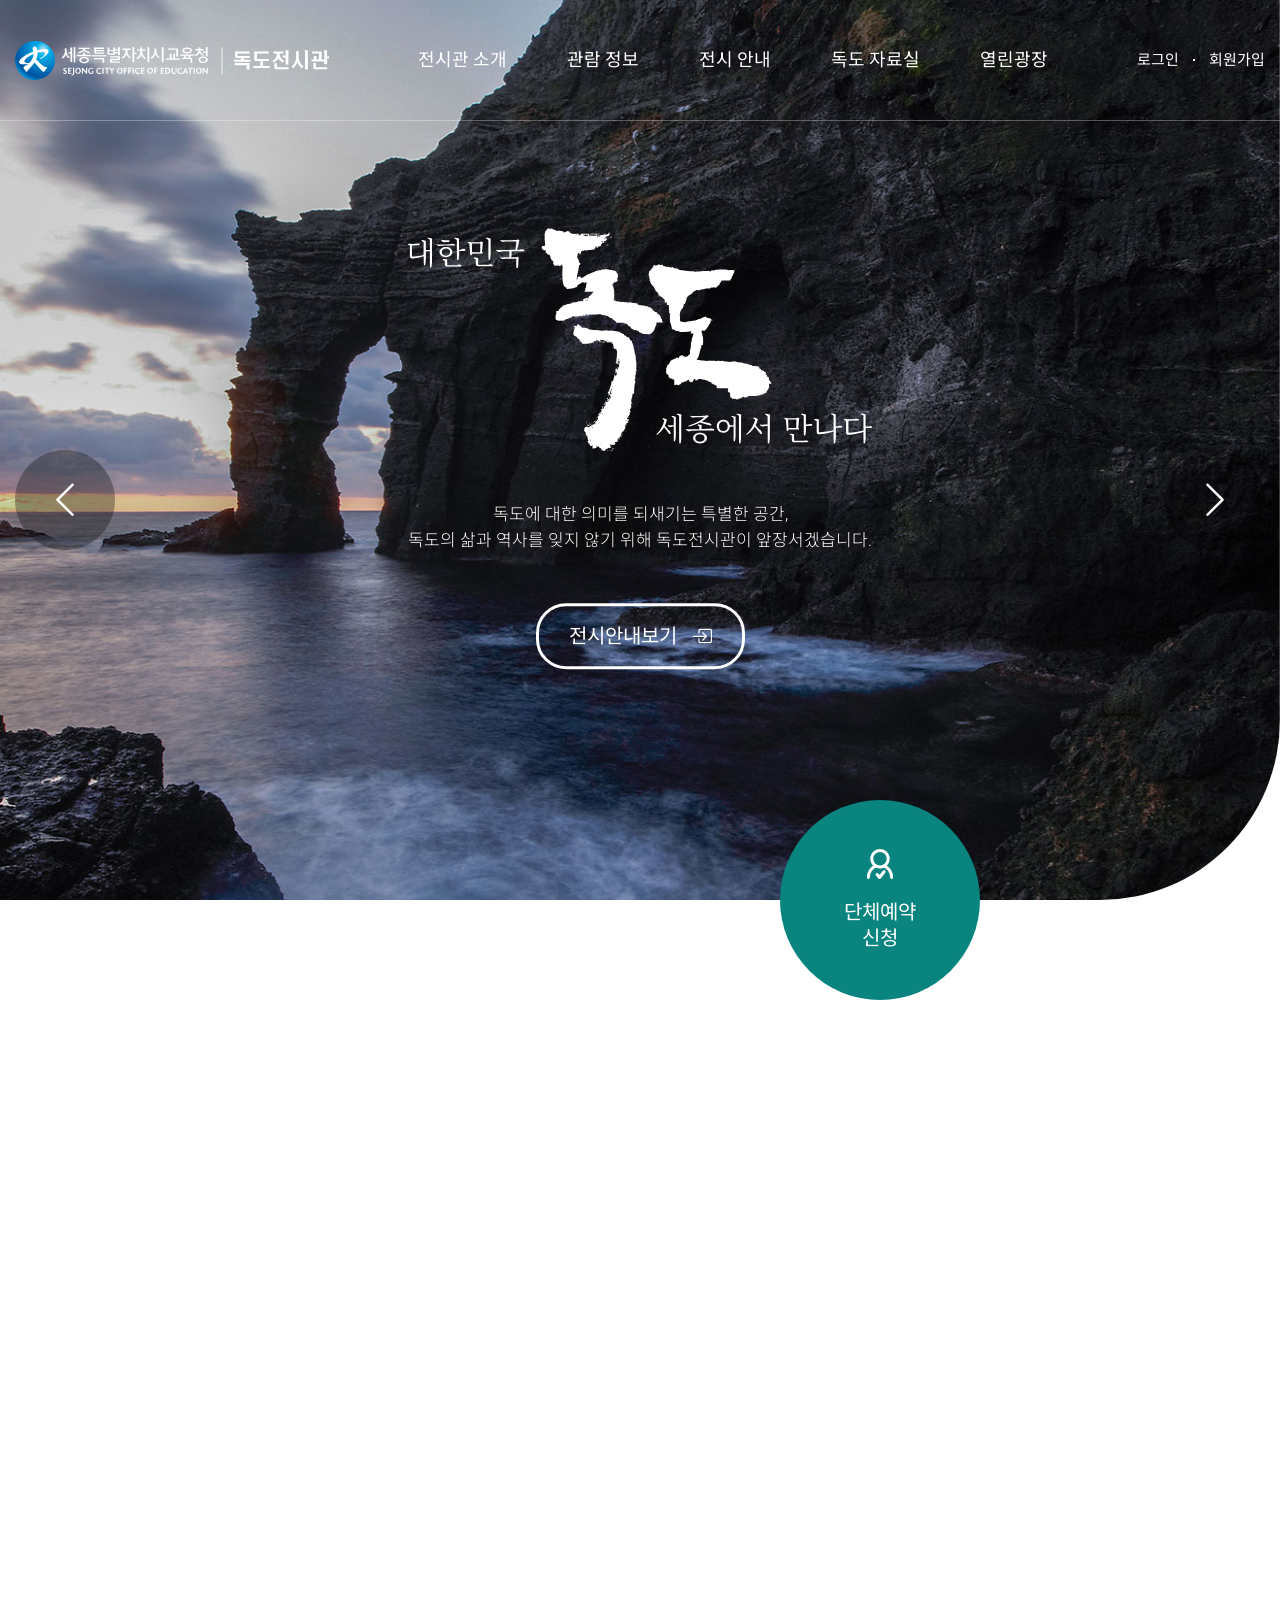
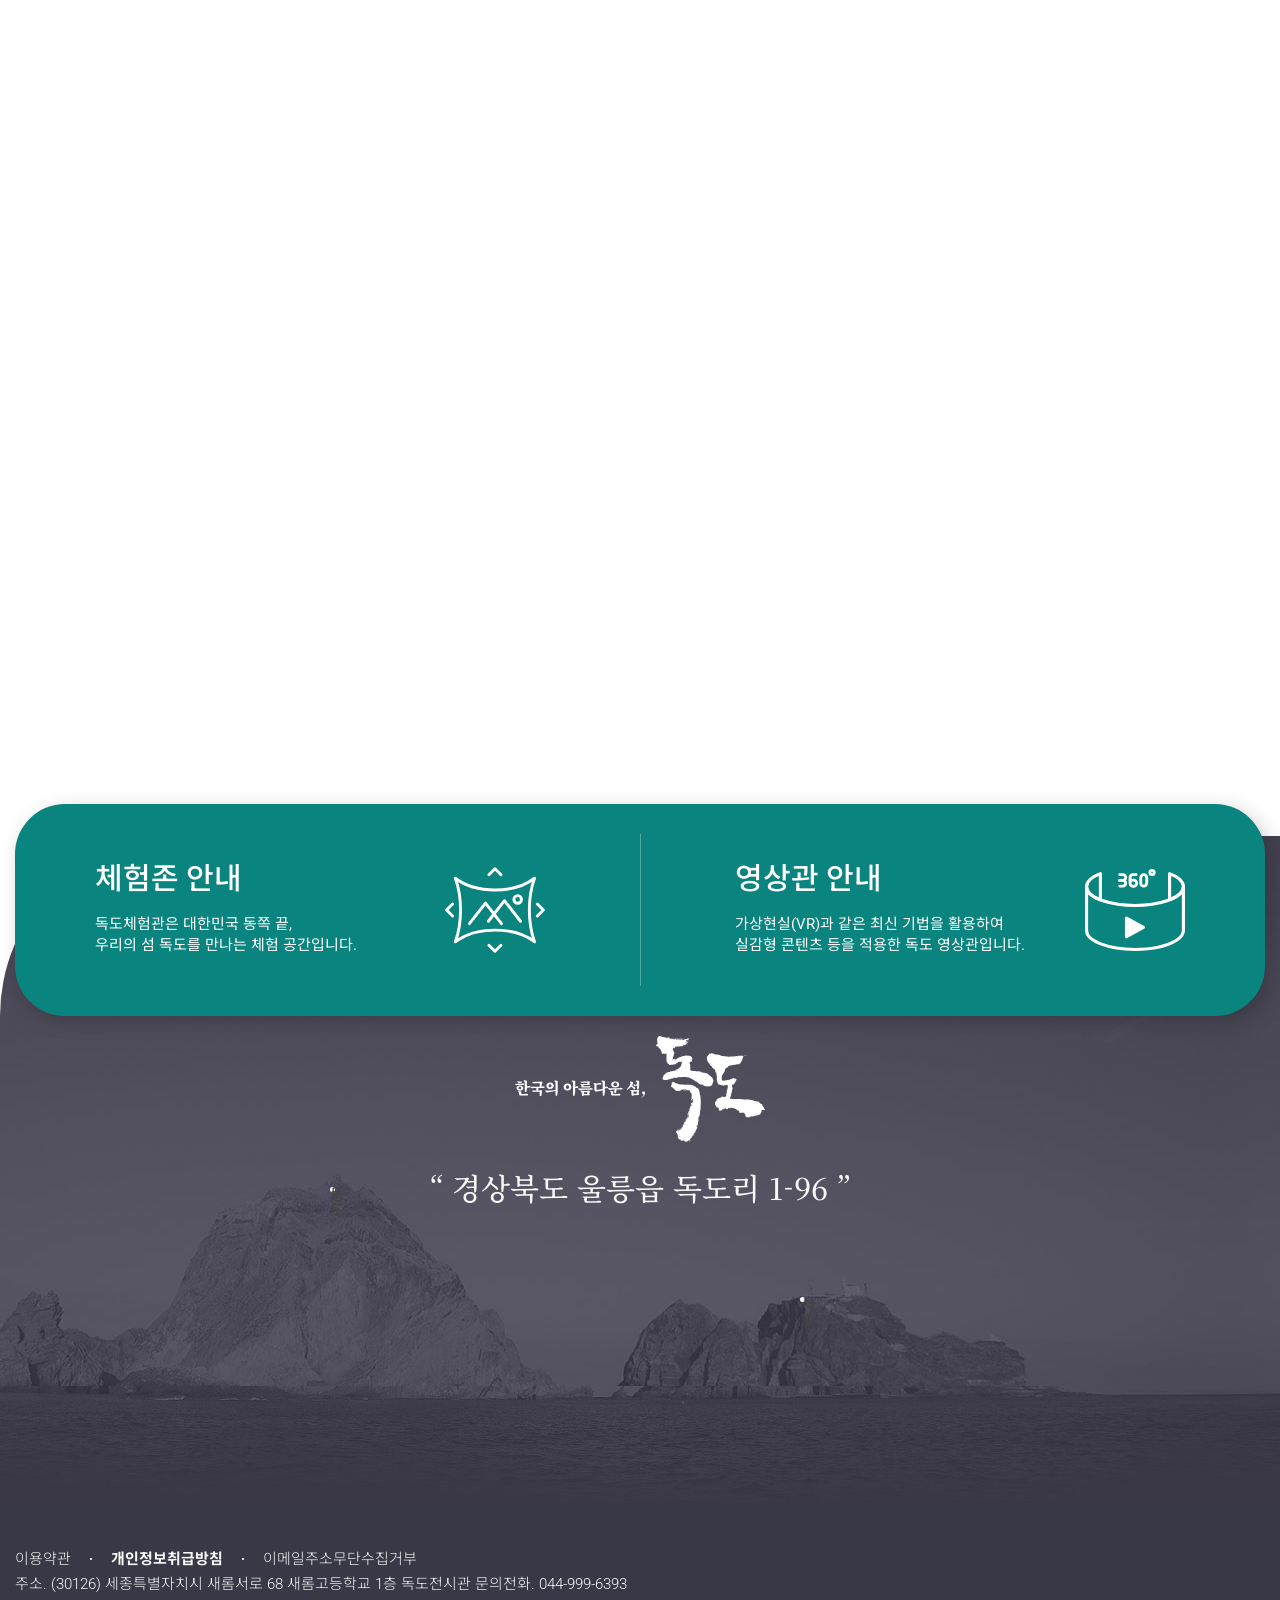
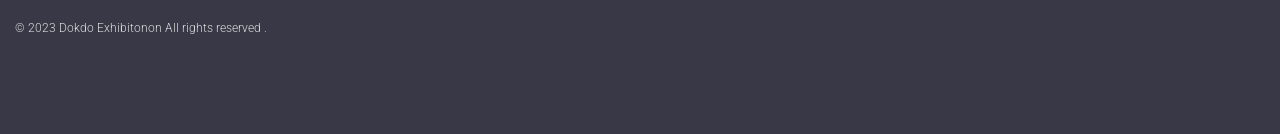
<file: index.html>
<!DOCTYPE html>
<html lang="ko">

<head>
    <meta charset="UTF-8">
    <meta name="viewport" content="width=device-width, initial-scale=1.0">
    <title>독도 따라만들기 - 왜 저런다냐...</title>
    <link rel="stylesheet" href="./css/base.css">
    <link rel="stylesheet" href="https://cdn.jsdelivr.net/npm/swiper@9/swiper-bundle.min.css" />
    <link rel="stylesheet" href="./css/animate.min.css">
    <link rel="stylesheet" href="./css/style.css?ver=4.0">
    <script src="./js/jquery-1.12.4.min.js"></script>
    <script src="./js/TweenMax.min.js"></script>
    <script src="https://cdn.jsdelivr.net/npm/swiper@9/swiper-bundle.min.js"></script>
    <script src="./js/custom.js?ver=1.0"></script>
</head>

<body>
    <div class="wrap">
        <header class="header">
            <div class="inner header_wrap">
                <h1>
                    <a href="/">
                        <img src="./images/logo_simbol.svg" alt="독도">
                        <img src="./images/logo_tx.svg" alt="독도">
                    </a>
                </h1>
                <nav class="gnb">
                    <h2 class="blind">메뉴</h2>
                    <ul class="main_menu">
                        <li>
                            <a href="">전시관 소개</a>
                            <ul class="sub_menu">
                                <li><a href="">인사말</a></li>
                                <li><a href="">전시관 연혁</a></li>
                                <li><a href="">오시는길</a></li>
                            </ul>
                        </li>
                        <li>
                            <a href="">관람 정보</a>
                            <ul class="sub_menu">
                                <li><a href="">관람안내</a></li>
                                <li><a href="">단체예약</a></li>
                                <li><a href="">예약확인 취소</a></li>
                            </ul>
                        </li>
                        <li><a href="">전시 안내 </a></li>
                        <li>
                            <a href="">독도 자료실</a>
                            <ul class="sub_menu">
                                <li><a href="">독도현황</a></li>
                                <li><a href="">독도사진</a></li>
                                <li><a href="">교육자료실</a></li>
                            </ul>
                        </li>
                        <li>
                            <a href="">열린광장</a>
                            <ul class="sub_menu">
                                <li><a href="">공지사항</a></li>
                                <li><a href="">포토앨범</a></li>
                            </ul>
                        </li>
                    </ul>
                </nav>
                <div class="login_area">
                    <ul class="member">
                        <li><a href="">로그인</a></li>
                        <li><a href="">회원가입</a></li>
                    </ul>
                </div>
            </div>
        </header>

        <main>
            <section class="main_visual">
                <h2 class="blind">메인 콘텐츠 소개</h2>
                <div class="main_slide swiper">
                    <div class="swiper-wrapper">
                        <div class="swiper-slide itm01 itm">
                            <div class="slide-image" data-swiper-parallax='45%'></div>
                            <div class="content">
                                <div class="img_box">
                                    <img src="./images/visual_tx.svg" alt="">
                                </div>
                                <p>
                                    독도에 대한 의미를 되새기는 특별한 공간, <br />
                                    독도의 삶과 역사를 잊지 않기 위해 독도전시관이 앞장서겠습니다.
                                </p>
                                <a href="" class="btn wc">전시안내보기</a>
                            </div>
                        </div>
                        <div class="swiper-slide itm02 itm">
                            <div class="slide-image" data-swiper-parallax='45%'></div>
                            <div class="content">
                                <div class="img_box">
                                    <img src="./images/visual_tx.svg" alt="">
                                </div>
                                <p>
                                    독도에 대한 의미를 되새기는 특별한 공간, <br />
                                    독도의 삶과 역사를 잊지 않기 위해 독도전시관이 앞장서겠습니다.
                                </p>
                                <a href="" class="btn wc">전시안내보기</a>
                            </div>
                        </div>
                    </div>
                </div>
                <div class="arrows">
                    <i class="bi bi-chevron-left left"></i>
                    <i class="bi bi-chevron-right right"></i>
                </div>
                <div href="" class="btn_cicle">
                    <a href="" class="case">
                        <span>단체예약<br />
                            신청
                        </span>
                    </a>
                </div>
            </section>
            <section class="main_content section _se_">
                <h2 class="blind">메인 콘탠츠</h2>
                <div class="inner content">
                    <div class="left">
                        <h3>독도 바로알기 <i class="bi bi-box-arrow-in-right"></i></h3>
                        <p>
                            독도의 역사를 배우고, 자연을 체험하며 독도영토주권<br />
                            수호 의지를 다질 수 있는 소중한 시간이 되기를 바랍니다.
                        </p>
                        <a href="" class="btn mc">바로가기</a>
                    </div>
                    <div class="right">
                        <h3>관람안내</h3>
                        <div class="desc">
                            <i class="bi bi-box-arrow-in-right"></i>
                            <a href="tel:044-999-6393" class="tel">044-999-6393</a>
                            <a href="" class="btn2">관람 문의하기</a>
                        </div>

                        <ul class="list_dot list">
                            <li>
                                <strong>관람시간</strong>
                                <p>
                                    화요일-토요일 9:00 ~ 17:00<br />
                                    (점심시간 12:00~13:00, 입장마감 16:30)<br />
                                    <span>※ 관람시간은 학교 사정에 따라 변경될 수 있습니다.</span>
                                </p>
                            </li>
                            <li>
                                <strong>휴관안내</strong>
                                <p>일요일, 월요일 및 공휴일</p>
                            </li>
                            <li>
                                <strong class="ls2">위치</strong>
                                <p>세종특별자치시 새롬서로 68 새롬고등학교 1층 </p>
                            </li>
                        </ul>
                    </div>
                </div>
            </section>
            <section class="main_notice section _se_">
                <div class="inner content">
                    <div class="left">
                        <h2>공지사항</h2>
                        <p>독도의 미래를 생각하는 공간으로<br />
                            앞으로도 지속적으로 활용되기를 바랍니다.</p>
                        <div class="arrows">
                            <i class="bi bi-chevron-left left"></i>
                            <i class="bi bi-chevron-right right"></i>
                        </div>
                    </div>
                    <div class="right_slide">
                        <div class="swiper notice_slide">
                            <div class="swiper-wrapper">
                                <div class="swiper-slide card">
                                    <a href="">
                                        <div class="img_box">
                                            <img src="./images/img_visual01.jpg" alt="">
                                        </div>
                                        <div class="new btn3">NEW</div>
                                        <strong>2023학년도 독도전시관 상반기</strong>
                                        <p class="desc">
                                            2023학년도 상반기 독도체험교실을 다음과 같이 실시합니다.
                                        </p>
                                    </a>
                                </div>
                                <div class="swiper-slide card">
                                    <a href="">
                                        <div class="img_box">
                                            <img src="./images/img_visual02.jpg" alt="">
                                        </div>
                                        <div class="new btn3">NEW</div>
                                        <strong>2023학년도 독도전시관 상반기</strong>
                                        <p class="desc">
                                            2023학년도 상반기 독도체험교실을 다음과 같이 실시합니다.
                                        </p>
                                    </a>
                                </div>
                                <div class="swiper-slide card">
                                    <a href="">
                                        <div class="img_box">
                                            <img src="./images/img_visual01.jpg" alt="">
                                        </div>
                                        <div class="new btn3">NEW</div>
                                        <strong>2023학년도 독도전시관 상반기</strong>
                                        <p class="desc">
                                            2023학년도 상반기 독도체험교실을 다음과 같이 실시합니다.
                                        </p>
                                    </a>
                                </div>
                                <div class="swiper-slide card">
                                    <a href="">
                                        <div class="img_box">
                                            <img src="./images/img_visual02.jpg" alt="">
                                        </div>
                                        <div class="new btn3">NEW</div>
                                        <strong>2023학년도 독도전시관 상반기</strong>
                                        <p class="desc">
                                            2023학년도 상반기 독도체험교실을 다음과 같이 실시합니다.
                                        </p>
                                    </a>
                                </div>
                            </div>
                        </div>
                    </div>
                </div>
            </section>
            <section class="main_banner _se_">
                <h2 class="blind">메인 베너</h2>
                <div class="inner">
                    <ul class="content">
                        <li>
                            <a href="">
                                <h3>체험존 안내</h3>
                                <p>독도체험관은 대한민국 동쪽 끝,<br />
                                    우리의 섬 독도를 만나는 체험 공간입니다.</p>
                            </a>
                        </li>
                        <li>
                            <a href="">
                                <h3>영상관 안내</h3>
                                <p>가상현실(VR)과 같은 최신 기법을 활용하여<br />
                                    실감형 콘텐츠 등을 적용한 독도 영상관입니다.</p>
                            </a>
                        </li>
                    </ul>
                </div>
            </section>
        </main>
        <footer class="footer">
            <div class="top">
                <div class="inner content">
                    <div class="img_box">
                        <img src="./images/img_logo2.svg" alt="">
                    </div>
                    <div class="txt">
                        <span>“ 경상북도 울릉읍 독도리 1-96 ”</span>
                    </div>
                    <div class="dots">
                        <span>동도</span>
                        <span>서도</span>
                    </div>
                </div>
            </div>
            <div class="bottom">
                <address class="inner content">
                    <ul class="customer">
                        <li><a href="">이용약관</a></li>
                        <li><a href=""><strong>개인정보취급방침</strong></a></li>
                        <li><a href="">이메일주소무단수집거부</a></li>
                    </ul>
                    <div class="adress">
                        주소. (30126) 세종특별자치시 새롬서로 68 새롬고등학교 1층 독도전시관
                        문의전화. 044-999-6393
                    </div>
                    <div class="copyright">
                        &copy; 2023 Dokdo Exhibitonon All rights reserved .
                    </div>
                </address>
            </div>
        </footer>
        <div class="mobile_btn">
            <i class="bi bi-list"></i>
        </div>
    </div>

</body>

</html>
</file>
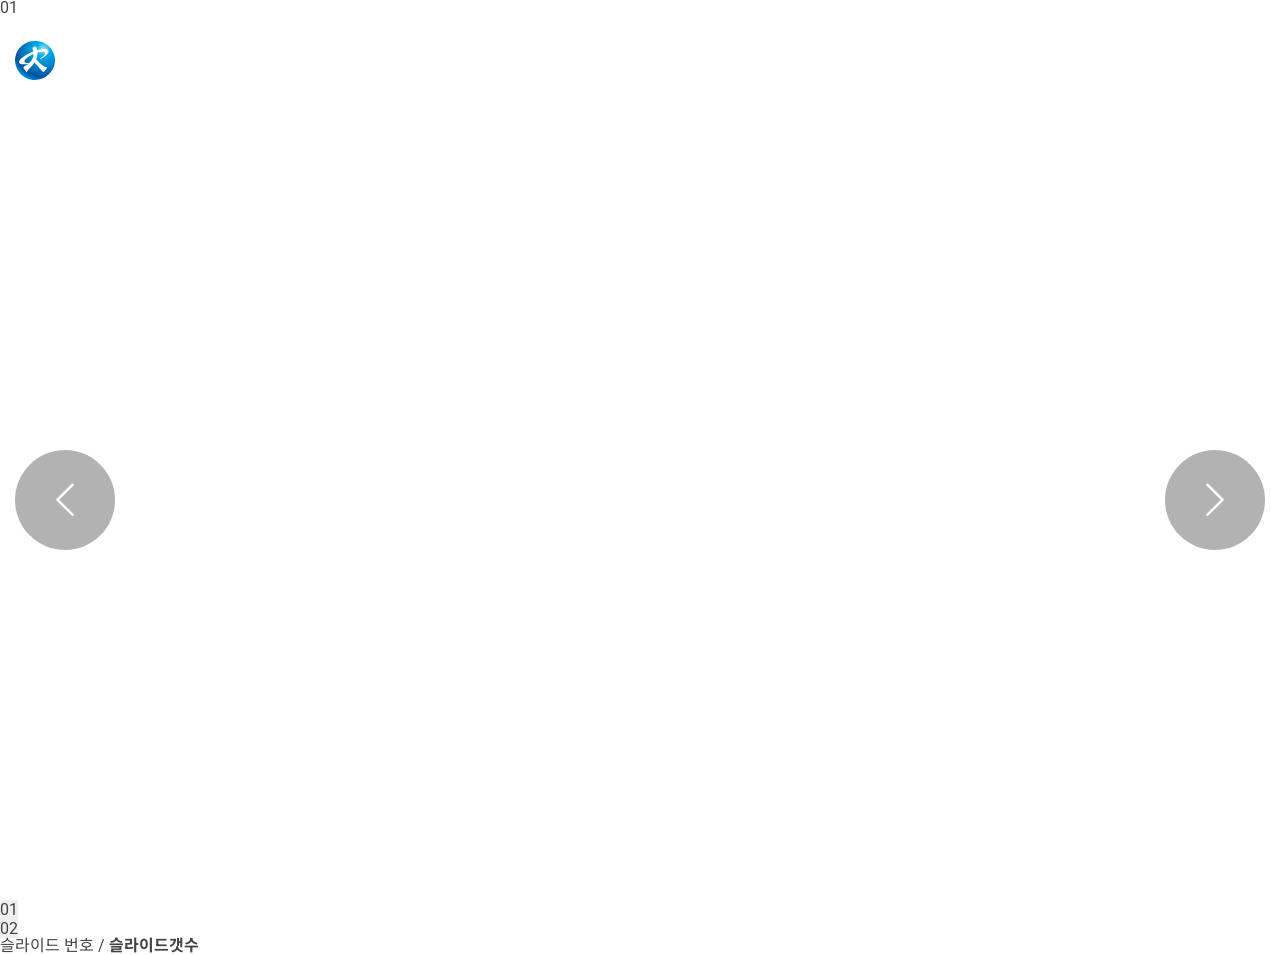
<file: index_b01.html>
<!DOCTYPE html>
<html lang="ko">

<head>
    <meta charset="UTF-8">
    <meta name="viewport" content="width=device-width, initial-scale=1.0">
    <title>독도 따라만들기 - 왜 저런다냐...</title>
    <link rel="stylesheet" href="./css/base.css">
    <link rel="stylesheet" href="https://cdn.jsdelivr.net/npm/swiper@9/swiper-bundle.min.css" />
    <link rel="stylesheet" href="./css/style.css?ver=1.0">
    <script src="./js/jquery-1.12.4.min.js"></script>
    <script src="https://cdn.jsdelivr.net/npm/swiper@9/swiper-bundle.min.js"></script>
    <script src="./js/custom.js?ver=1.0"></script>
</head>

<body>
    <div class="wrap">
        <header class="header">
            <div class="inner header_wrap">
                <h1>
                    <a href="/">
                        <img src="./images/logo_simbol.svg" alt="">
                        <img src="./images/logo_tx.svg" alt="">
                    </a>
                </h1>
                <nav class="gnb">
                    <ul class="main_menu">
                        <li>
                            <a href="">전시관 소개</a>
                            <ul class="sub_menu">
                                <li><a href="">인사말</a></li>
                                <li><a href="">전시관 연혁</a></li>
                                <li><a href="">오시는길</a></li>
                            </ul>
                        </li>
                        <li>
                            <a href="">관람 정보</a>
                            <ul class="sub_menu">
                                <li><a href="">관람안내</a></li>
                                <li><a href="">단체예약</a></li>
                                <li><a href="">예약확인 취소</a></li>
                            </ul>
                        </li>
                        <li><a href="">전시 안내 </a></li>
                        <li>
                            <a href="">독도 자료실</a>
                            <ul class="sub_menu">
                                <li><a href="">독도현황</a></li>
                                <li><a href="">독도사진</a></li>
                                <li><a href="">교육자료실</a></li>
                            </ul>
                        </li>
                        <li>
                            <a href="">열린광장</a>
                            <ul class="sub_menu">
                                <li><a href="">공지사항</a></li>
                                <li><a href="">포토앨범</a></li>
                            </ul>
                        </li>
                    </ul>
                </nav>
                <div class="login_area">
                    <ul class="member">
                        <li><a href="">로그인</a></li>
                        <li><a href="">회원가입</a></li>
                    </ul>
                </div>
            </div>
        </header>
        <main>
            <section class="main_visual">
                <div class="main_slide swiper">
                    <div class="swiper-wrapper">
                        <div class="swiper-slide itm01 itm">01</div>
                        <div class="swiper-slide itm02 itm">02</div>
                    </div>
                </div>

                <div class="arrows">
                    <i class="bi bi-chevron-left left"></i>
                    <i class="bi bi-chevron-right right"></i>
                </div>

                <ul class="slide_dots">
                    <li>
                        <button>01</button>
                    </li>
                    <li>
                        <button>02</button>
                    </li>
                </ul>

                <div class="num">
                    <span>슬라이드 번호</span> / <strong>슬라이드갯수</strong>
                </div>


                <div class="cicle">
                    <span></span>
                    <span></span>
                </div>


            </section>
        </main>
        <footer class="footer">

        </footer>
    </div>
</body>

</html>
</file>
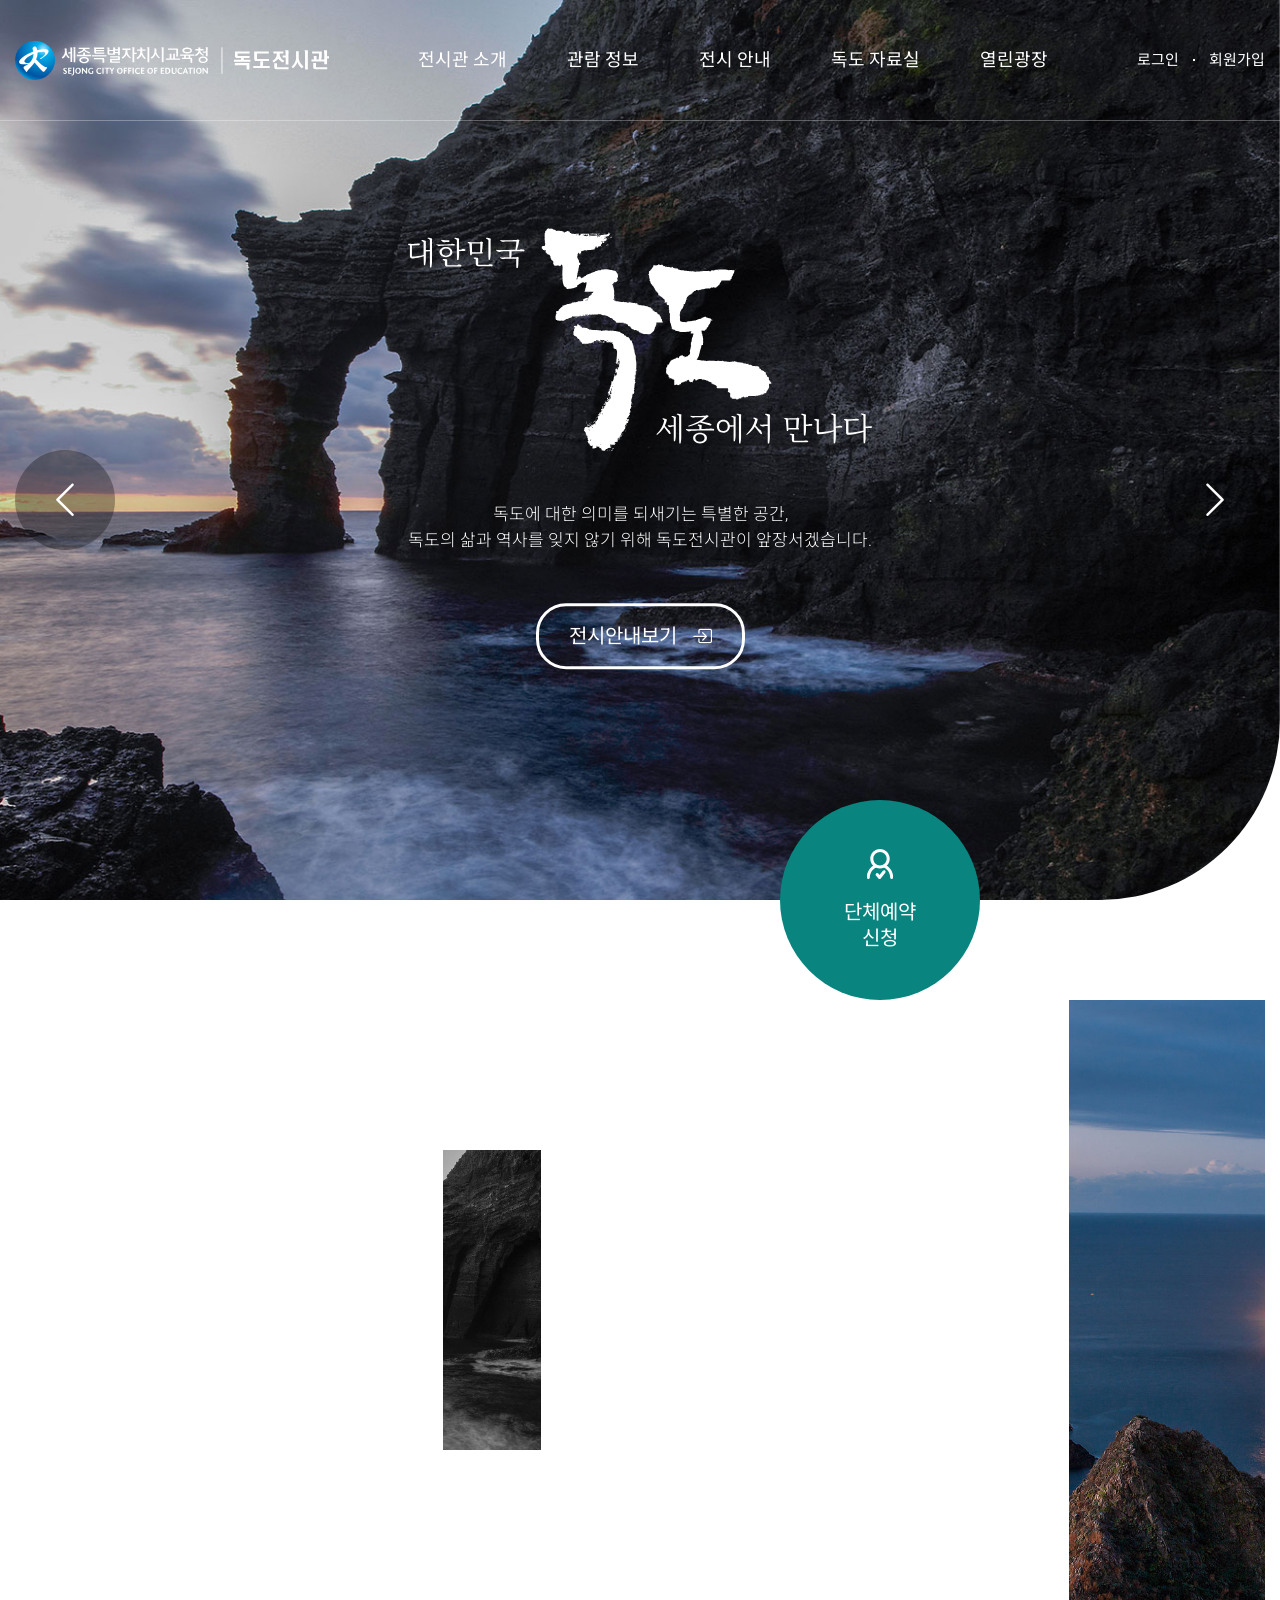
<file: slide_outback.html>
<!DOCTYPE html>
<html lang="ko">

<head>
    <meta charset="UTF-8">
    <meta name="viewport" content="width=device-width, initial-scale=1.0">
    <title>독도 따라만들기 - 왜 저런다냐...</title>
    <link rel="stylesheet" href="./css/base.css">
    <link rel="stylesheet" href="https://cdn.jsdelivr.net/npm/swiper@9/swiper-bundle.min.css" />
    <link rel="stylesheet" href="./css/animate.min.css">
    <link rel="stylesheet" href="./css/style_ob.css">
    <script src="./js/jquery-1.12.4.min.js"></script>
    <script src="./js/TweenMax.min.js"></script>
    <script src="https://cdn.jsdelivr.net/npm/swiper@9/swiper-bundle.min.js"></script>
    <script src="./js/main_ob.js"></script>
</head>

<body>
    <div class="wrap">
        <header class="header">
            <div class="inner header_wrap">
                <h1>
                    <a href="/">
                        <img src="./images/logo_simbol.svg" alt="독도">
                        <img src="./images/logo_tx.svg" alt="독도">
                    </a>
                </h1>
                <nav class="gnb">
                    <h2 class="blind">메뉴</h2>
                    <ul class="main_menu">
                        <li>
                            <a href="">전시관 소개</a>
                            <ul class="sub_menu">
                                <li><a href="">인사말</a></li>
                                <li><a href="">전시관 연혁</a></li>
                                <li><a href="">오시는길</a></li>
                            </ul>
                        </li>
                        <li>
                            <a href="">관람 정보</a>
                            <ul class="sub_menu">
                                <li><a href="">관람안내</a></li>
                                <li><a href="">단체예약</a></li>
                                <li><a href="">예약확인 취소</a></li>
                            </ul>
                        </li>
                        <li><a href="">전시 안내 </a></li>
                        <li>
                            <a href="">독도 자료실</a>
                            <ul class="sub_menu">
                                <li><a href="">독도현황</a></li>
                                <li><a href="">독도사진</a></li>
                                <li><a href="">교육자료실</a></li>
                            </ul>
                        </li>
                        <li>
                            <a href="">열린광장</a>
                            <ul class="sub_menu">
                                <li><a href="">공지사항</a></li>
                                <li><a href="">포토앨범</a></li>
                            </ul>
                        </li>
                    </ul>
                </nav>
                <div class="login_area">
                    <ul class="member">
                        <li><a href="">로그인</a></li>
                        <li><a href="">회원가입</a></li>
                    </ul>
                </div>
            </div>
        </header>

        <main>
            <section class="main_visual">
                <h2 class="blind">메인 콘텐츠 소개</h2>
                <div class="main_slide swiper">
                    <div class="swiper-wrapper">
                        <div class="swiper-slide itm01 itm">
                            <div class="slide-image" data-swiper-parallax='45%'></div>
                            <div class="content">
                                <div class="img_box">
                                    <img src="./images/visual_tx.svg" alt="">
                                </div>
                                <p>
                                    독도에 대한 의미를 되새기는 특별한 공간, <br />
                                    독도의 삶과 역사를 잊지 않기 위해 독도전시관이 앞장서겠습니다.
                                </p>
                                <a href="" class="btn wc">전시안내보기</a>
                            </div>
                        </div>
                        <div class="swiper-slide itm02 itm">
                            <div class="slide-image" data-swiper-parallax='45%'></div>
                            <div class="content">
                                <div class="img_box">
                                    <img src="./images/visual_tx.svg" alt="">
                                </div>
                                <p>
                                    독도에 대한 의미를 되새기는 특별한 공간, <br />
                                    독도의 삶과 역사를 잊지 않기 위해 독도전시관이 앞장서겠습니다.
                                </p>
                                <a href="" class="btn wc">전시안내보기</a>
                            </div>
                        </div>
                    </div>
                </div>
                <div class="arrows">
                    <i class="bi bi-chevron-left left"></i>
                    <i class="bi bi-chevron-right right"></i>
                </div>
                <div href="" class="btn_cicle">
                    <a href="" class="case">
                        <span>단체예약<br />
                            신청
                        </span>
                    </a>
                </div>
            </section>
            <section class="ob section">

                <div class="inner">
                    <div class="swiper ob_slide">
                        <div class="swiper-wrapper">
                            <div class="swiper-slide itm">
                                <div class="txt">
                                    <h3>01 Lorem ipsum dolor sit amet consectetur.</h3>
                                </div>
                                <figure>
                                    <img src="./images/img_visual01.jpg" alt="">
                                </figure>
                            </div>
                            <div class="swiper-slide itm">
                                <div class="txt">
                                    <h3>02 Lorem ipsum dolor sit amet consectetur.</h3>
                                </div>
                                <figure>
                                    <img src="./images/img_visual02.jpg" alt="">
                                </figure>
                            </div>
                            <div class="swiper-slide itm">
                                <div class="txt">
                                    <h3>03 Lorem ipsum dolor sit amet consectetur.</h3>
                                </div>
                                <figure>
                                    <img src="./images/img_visual01.jpg" alt="">
                                </figure>
                            </div>
                            <div class="swiper-slide itm">
                                <div class="txt">
                                    <h3>04 Lorem ipsum dolor sit amet consectetur.</h3>
                                </div>
                                <figure>
                                    <img src="./images/img_visual02.jpg" alt="">
                                </figure>
                            </div>
                            <div class="swiper-slide itm">
                                <div class="txt">
                                    <h3>05 Lorem ipsum dolor sit amet consectetur.</h3>
                                </div>
                                <figure>
                                    <img src="./images/img_visual01.jpg" alt="">
                                </figure>
                            </div>
                            <div class="swiper-slide itm">
                                <div class="txt">
                                    <h3>06 Lorem ipsum dolor sit amet consectetur.</h3>
                                </div>
                                <figure>
                                    <img src="./images/img_visual02.jpg" alt="">
                                </figure>
                            </div>
                        </div>

                    </div>
                </div>
            </section>
        </main>

    </div>

</body>

</html>
</file>
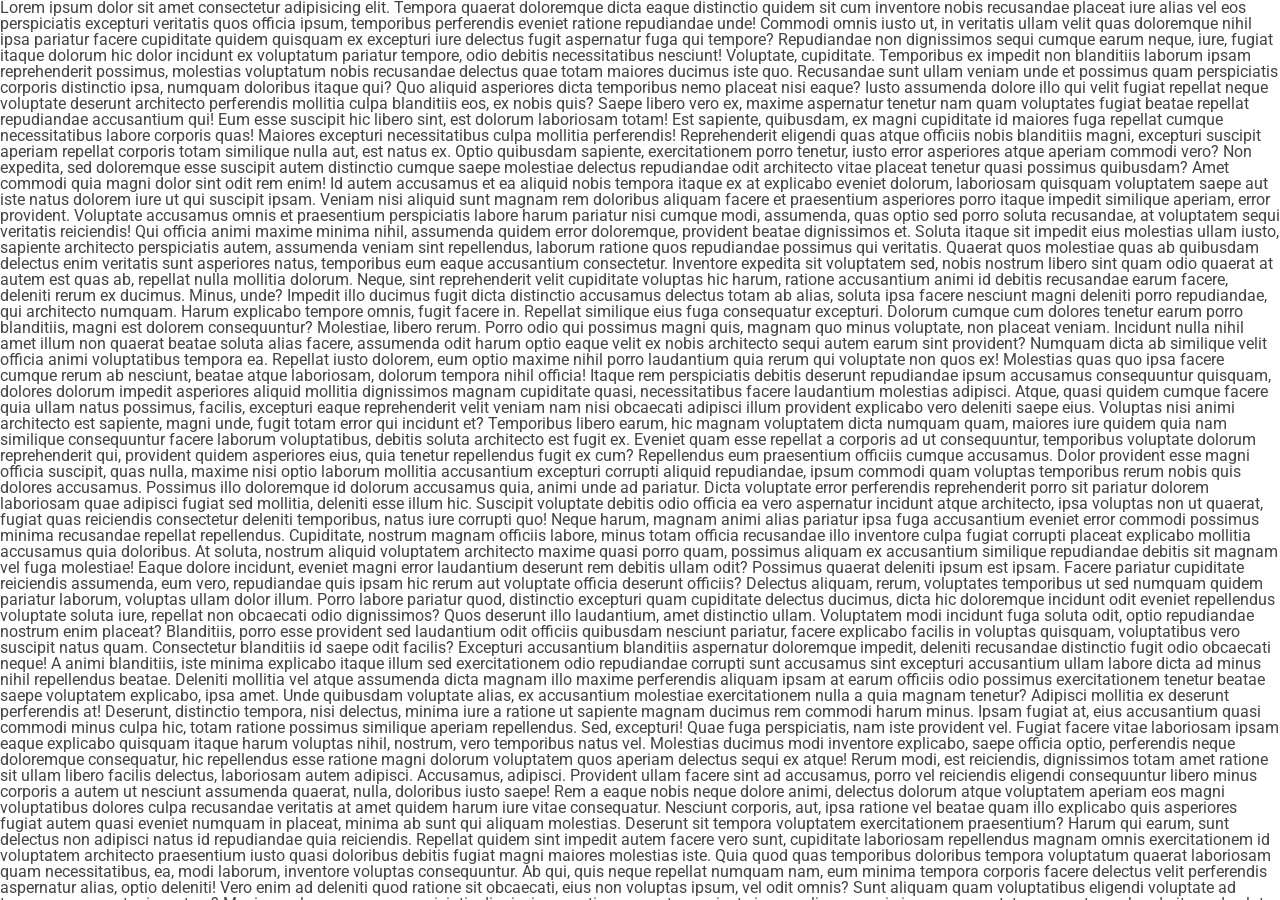
<file: smoth-scroll.html>
<!DOCTYPE html>
<html lang="ko">

<head>
    <meta charset="UTF-8">
    <meta name="viewport" content="width=device-width, initial-scale=1.0">
    <title>Document</title>
    <link rel="stylesheet" href="./css/base.css">
    <script src="./js/smooth-scrollbar.js"></script>
    <style>
        .Wrap {
            width: 100%;
            height: 100vh;
            overflow: auto;
        }
    </style>
</head>

<body>
    <div class="Wrap">
        Lorem ipsum dolor sit amet consectetur adipisicing elit. Tempora quaerat doloremque dicta eaque distinctio
        quidem sit cum inventore nobis recusandae placeat iure alias vel eos perspiciatis excepturi veritatis quos
        officia ipsum, temporibus perferendis eveniet ratione repudiandae unde! Commodi omnis iusto ut, in veritatis
        ullam velit quas doloremque nihil ipsa pariatur facere cupiditate quidem quisquam ex excepturi iure delectus
        fugit aspernatur fuga qui tempore? Repudiandae non dignissimos sequi cumque earum neque, iure, fugiat itaque
        dolorum hic dolor incidunt ex voluptatum pariatur tempore, odio debitis necessitatibus nesciunt! Voluptate,
        cupiditate. Temporibus ex impedit non blanditiis laborum ipsam reprehenderit possimus, molestias voluptatum
        nobis recusandae delectus quae totam maiores ducimus iste quo. Recusandae sunt ullam veniam unde et possimus
        quam perspiciatis corporis distinctio ipsa, numquam doloribus itaque qui? Quo aliquid asperiores dicta
        temporibus nemo placeat nisi eaque? Iusto assumenda dolore illo qui velit fugiat repellat neque voluptate
        deserunt architecto perferendis mollitia culpa blanditiis eos, ex nobis quis? Saepe libero vero ex, maxime
        aspernatur tenetur nam quam voluptates fugiat beatae repellat repudiandae accusantium qui! Eum esse suscipit hic
        libero sint, est dolorum laboriosam totam! Est sapiente, quibusdam, ex magni cupiditate id maiores fuga repellat
        cumque necessitatibus labore corporis quas! Maiores excepturi necessitatibus culpa mollitia perferendis!
        Reprehenderit eligendi quas atque officiis nobis blanditiis magni, excepturi suscipit aperiam repellat corporis
        totam similique nulla aut, est natus ex. Optio quibusdam sapiente, exercitationem porro tenetur, iusto error
        asperiores atque aperiam commodi vero? Non expedita, sed doloremque esse suscipit autem distinctio cumque saepe
        molestiae delectus repudiandae odit architecto vitae placeat tenetur quasi possimus quibusdam? Amet commodi quia
        magni dolor sint odit rem enim! Id autem accusamus et ea aliquid nobis tempora itaque ex at explicabo eveniet
        dolorum, laboriosam quisquam voluptatem saepe aut iste natus dolorem iure ut qui suscipit ipsam. Veniam nisi
        aliquid sunt magnam rem doloribus aliquam facere et praesentium asperiores porro itaque impedit similique
        aperiam, error provident. Voluptate accusamus omnis et praesentium perspiciatis labore harum pariatur nisi
        cumque modi, assumenda, quas optio sed porro soluta recusandae, at voluptatem sequi veritatis reiciendis! Qui
        officia animi maxime minima nihil, assumenda quidem error doloremque, provident beatae dignissimos et. Soluta
        itaque sit impedit eius molestias ullam iusto, sapiente architecto perspiciatis autem, assumenda veniam sint
        repellendus, laborum ratione quos repudiandae possimus qui veritatis. Quaerat quos molestiae quas ab quibusdam
        delectus enim veritatis sunt asperiores natus, temporibus eum eaque accusantium consectetur. Inventore expedita
        sit voluptatem sed, nobis nostrum libero sint quam odio quaerat at autem est quas ab, repellat nulla mollitia
        dolorum. Neque, sint reprehenderit velit cupiditate voluptas hic harum, ratione accusantium animi id debitis
        recusandae earum facere, deleniti rerum ex ducimus. Minus, unde? Impedit illo ducimus fugit dicta distinctio
        accusamus delectus totam ab alias, soluta ipsa facere nesciunt magni deleniti porro repudiandae, qui architecto
        numquam. Harum explicabo tempore omnis, fugit facere in. Repellat similique eius fuga consequatur excepturi.
        Dolorum cumque cum dolores tenetur earum porro blanditiis, magni est dolorem consequuntur? Molestiae, libero
        rerum. Porro odio qui possimus magni quis, magnam quo minus voluptate, non placeat veniam. Incidunt nulla nihil
        amet illum non quaerat beatae soluta alias facere, assumenda odit harum optio eaque velit ex nobis architecto
        sequi autem earum sint provident? Numquam dicta ab similique velit officia animi voluptatibus tempora ea.
        Repellat iusto dolorem, eum optio maxime nihil porro laudantium quia rerum qui voluptate non quos ex! Molestias
        quas quo ipsa facere cumque rerum ab nesciunt, beatae atque laboriosam, dolorum tempora nihil officia! Itaque
        rem perspiciatis debitis deserunt repudiandae ipsum accusamus consequuntur quisquam, dolores dolorum impedit
        asperiores aliquid mollitia dignissimos magnam cupiditate quasi, necessitatibus facere laudantium molestias
        adipisci. Atque, quasi quidem cumque facere quia ullam natus possimus, facilis, excepturi eaque reprehenderit
        velit veniam nam nisi obcaecati adipisci illum provident explicabo vero deleniti saepe eius. Voluptas nisi animi
        architecto est sapiente, magni unde, fugit totam error qui incidunt et? Temporibus libero earum, hic magnam
        voluptatem dicta numquam quam, maiores iure quidem quia nam similique consequuntur facere laborum voluptatibus,
        debitis soluta architecto est fugit ex. Eveniet quam esse repellat a corporis ad ut consequuntur, temporibus
        voluptate dolorum reprehenderit qui, provident quidem asperiores eius, quia tenetur repellendus fugit ex cum?
        Repellendus eum praesentium officiis cumque accusamus. Dolor provident esse magni officia suscipit, quas nulla,
        maxime nisi optio laborum mollitia accusantium excepturi corrupti aliquid repudiandae, ipsum commodi quam
        voluptas temporibus rerum nobis quis dolores accusamus. Possimus illo doloremque id dolorum accusamus quia,
        animi unde ad pariatur. Dicta voluptate error perferendis reprehenderit porro sit pariatur dolorem laboriosam
        quae adipisci fugiat sed mollitia, deleniti esse illum hic. Suscipit voluptate debitis odio officia ea vero
        aspernatur incidunt atque architecto, ipsa voluptas non ut quaerat, fugiat quas reiciendis consectetur deleniti
        temporibus, natus iure corrupti quo! Neque harum, magnam animi alias pariatur ipsa fuga accusantium eveniet
        error commodi possimus minima recusandae repellat repellendus. Cupiditate, nostrum magnam officiis labore, minus
        totam officia recusandae illo inventore culpa fugiat corrupti placeat explicabo mollitia accusamus quia
        doloribus. At soluta, nostrum aliquid voluptatem architecto maxime quasi porro quam, possimus aliquam ex
        accusantium similique repudiandae debitis sit magnam vel fuga molestiae! Eaque dolore incidunt, eveniet magni
        error laudantium deserunt rem debitis ullam odit? Possimus quaerat deleniti ipsum est ipsam. Facere pariatur
        cupiditate reiciendis assumenda, eum vero, repudiandae quis ipsam hic rerum aut voluptate officia deserunt
        officiis? Delectus aliquam, rerum, voluptates temporibus ut sed numquam quidem pariatur laborum, voluptas ullam
        dolor illum. Porro labore pariatur quod, distinctio excepturi quam cupiditate delectus ducimus, dicta hic
        doloremque incidunt odit eveniet repellendus voluptate soluta iure, repellat non obcaecati odio dignissimos?
        Quos deserunt illo laudantium, amet distinctio ullam. Voluptatem modi incidunt fuga soluta odit, optio
        repudiandae nostrum enim placeat? Blanditiis, porro esse provident sed laudantium odit officiis quibusdam
        nesciunt pariatur, facere explicabo facilis in voluptas quisquam, voluptatibus vero suscipit natus quam.
        Consectetur blanditiis id saepe odit facilis? Excepturi accusantium blanditiis aspernatur doloremque impedit,
        deleniti recusandae distinctio fugit odio obcaecati neque! A animi blanditiis, iste minima explicabo itaque
        illum sed exercitationem odio repudiandae corrupti sunt accusamus sint excepturi accusantium ullam labore dicta
        ad minus nihil repellendus beatae. Deleniti mollitia vel atque assumenda dicta magnam illo maxime perferendis
        aliquam ipsam at earum officiis odio possimus exercitationem tenetur beatae saepe voluptatem explicabo, ipsa
        amet. Unde quibusdam voluptate alias, ex accusantium molestiae exercitationem nulla a quia magnam tenetur?
        Adipisci mollitia ex deserunt perferendis at! Deserunt, distinctio tempora, nisi delectus, minima iure a ratione
        ut sapiente magnam ducimus rem commodi harum minus. Ipsam fugiat at, eius accusantium quasi commodi minus culpa
        hic, totam ratione possimus similique aperiam repellendus. Sed, excepturi! Quae fuga perspiciatis, nam iste
        provident vel. Fugiat facere vitae laboriosam ipsam eaque explicabo quisquam itaque harum voluptas nihil,
        nostrum, vero temporibus natus vel. Molestias ducimus modi inventore explicabo, saepe officia optio, perferendis
        neque doloremque consequatur, hic repellendus esse ratione magni dolorum voluptatem quos aperiam delectus sequi
        ex atque! Rerum modi, est reiciendis, dignissimos totam amet ratione sit ullam libero facilis delectus,
        laboriosam autem adipisci. Accusamus, adipisci. Provident ullam facere sint ad accusamus, porro vel reiciendis
        eligendi consequuntur libero minus corporis a autem ut nesciunt assumenda quaerat, nulla, doloribus iusto saepe!
        Rem a eaque nobis neque dolore animi, delectus dolorum atque voluptatem aperiam eos magni voluptatibus dolores
        culpa recusandae veritatis at amet quidem harum iure vitae consequatur. Nesciunt corporis, aut, ipsa ratione vel
        beatae quam illo explicabo quis asperiores fugiat autem quasi eveniet numquam in placeat, minima ab sunt qui
        aliquam molestias. Deserunt sit tempora voluptatem exercitationem praesentium? Harum qui earum, sunt delectus
        non adipisci natus id repudiandae quia reiciendis. Repellat quidem sint impedit autem facere vero sunt,
        cupiditate laboriosam repellendus magnam omnis exercitationem id voluptatem architecto praesentium iusto quasi
        doloribus debitis fugiat magni maiores molestias iste. Quia quod quas temporibus doloribus tempora voluptatum
        quaerat laboriosam quam necessitatibus, ea, modi laborum, inventore voluptas consequuntur. Ab qui, quis neque
        repellat numquam nam, eum minima tempora corporis facere delectus velit perferendis aspernatur alias, optio
        deleniti! Vero enim ad deleniti quod ratione sit obcaecati, eius non voluptas ipsum, vel odit omnis? Sunt
        aliquam quam voluptatibus eligendi voluptate ad tempora, aspernatur inventore? Maxime vel, cum earum
        perspiciatis dignissimos optio aspernatur sapiente ipsum aliquam, quis ipsam consectetur porro et reprehenderit
        quod soluta, quas recusandae! Beatae consectetur qui nesciunt. Magni sapiente error explicabo. Soluta recusandae
        voluptatem doloremque eum unde explicabo deleniti repellendus repellat sed obcaecati in impedit iste libero
        nostrum laboriosam consequuntur, autem ea! Adipisci minus maxime culpa, nemo suscipit voluptas quod asperiores
        sapiente incidunt! Repellendus unde voluptatem corrupti libero alias iste autem laboriosam, maiores quidem
        placeat dolor rem perspiciatis ad totam reiciendis officia dicta veritatis quod blanditiis inventore! Sed
        doloribus voluptatem mollitia nihil officia atque tempore, quidem sapiente, magni suscipit minus autem, tempora
        tenetur fugit accusantium quisquam optio. Mollitia quia repellendus quas libero, quae sint earum aliquid vero
        quo, id magni perspiciatis at voluptatem tempora possimus sapiente optio accusantium iusto alias blanditiis
        fugit tempore voluptas! Magni natus eius nesciunt doloremque, animi alias adipisci nihil accusantium
        necessitatibus non enim dolor corporis impedit quidem dolore voluptates. Repellat et commodi laborum officiis
        expedita fugiat qui! Voluptas ullam, blanditiis numquam vero perspiciatis ab vitae beatae reprehenderit eum
        nesciunt amet pariatur omnis sed neque odio temporibus unde, ratione exercitationem, corporis quibusdam velit
        error quam dolorem dolorum. Sapiente iure neque et laboriosam animi! Officiis facilis vel quisquam doloremque
        veritatis reprehenderit sunt, molestiae ipsa nihil delectus. Aliquam ipsam laborum nam reiciendis ut unde dicta
        sint suscipit natus dignissimos, quidem consectetur incidunt, doloribus rem autem, eos eveniet aperiam.
        Voluptatum dolores odit odio labore obcaecati quasi, ad harum consectetur laborum quis iste veniam! Possimus
        atque magnam nobis, beatae repellendus quia dicta enim. Fugit excepturi, blanditiis est repellat soluta enim
        distinctio a modi iste sunt aut ex quis doloremque saepe ullam eum magnam eaque? Exercitationem quisquam, optio
        autem delectus incidunt quam harum atque ullam. Amet officia repellendus aspernatur esse soluta incidunt a ipsa
        laboriosam labore necessitatibus illo magnam doloribus nisi reprehenderit ratione eius adipisci facilis, ea sed
        accusantium pariatur culpa eligendi eum sit. Iste impedit eius, quisquam accusamus perspiciatis sapiente nulla
        obcaecati numquam et, debitis magni illum libero dignissimos asperiores reprehenderit exercitationem eaque sed
        accusantium cum pariatur. Qui illo delectus beatae vel quam libero alias dolorem voluptates. Tempore fugiat quae
        dolore blanditiis at ut laborum necessitatibus iste, voluptas sapiente quasi! Ullam in nesciunt libero
        asperiores quis ad blanditiis eligendi laborum, ratione ex, eum aspernatur obcaecati odit esse quaerat sunt
        dolores soluta et a. Vero eveniet eaque provident harum doloribus, repellendus, corrupti voluptas eos ut, atque
        facere. Quo excepturi esse laboriosam, sint error accusantium dignissimos inventore qui voluptatum, sapiente,
        velit veniam expedita libero harum nam corrupti voluptatibus ea modi assumenda commodi dolorem quas. Vero
        molestias odio repellat perspiciatis fuga similique alias laudantium perferendis nam dolores consectetur in
        debitis quaerat, molestiae, minima illum nemo praesentium? Quaerat recusandae est itaque ipsa quasi, officiis
        magni. At quos doloremque quibusdam voluptatum animi quas sequi! Laudantium quis magnam odio architecto deserunt
        vel? Deserunt dolore tenetur dolores quis. Quae cupiditate at possimus tempore cumque maiores adipisci?
        Perferendis fuga sint accusantium itaque aliquam doloribus eligendi et, iste, totam impedit provident quis id
        quasi explicabo est modi beatae quas alias consectetur nostrum cumque! Accusamus vero veritatis rem quasi
        doloremque eligendi architecto ad facilis nisi eum, animi ea beatae amet nobis sapiente laborum incidunt sint,
        impedit, suscipit recusandae ipsam voluptatum molestiae? Eveniet voluptates aut maiores, illum quas dolorem
        consequuntur consectetur esse necessitatibus inventore. Vero quas vel modi explicabo aliquam? Repudiandae illo
        laudantium doloribus voluptate eaque iste accusantium nostrum ad provident, quibusdam quidem, exercitationem
        excepturi quasi? Aliquam expedita distinctio, suscipit repellat magnam, iste optio asperiores iure aut
        repellendus quos illum, obcaecati quibusdam porro quo reprehenderit fuga aliquid odio quae neque sed tenetur.
        Minus pariatur illum inventore recusandae dicta adipisci perspiciatis quaerat beatae similique, in natus soluta
        labore fugit? Corrupti, doloribus asperiores. Ab nulla nesciunt nihil nostrum a, et sequi cupiditate, voluptates
        id reprehenderit ducimus consequatur adipisci illum distinctio provident dignissimos quibusdam consectetur!
        Reiciendis quo, mollitia, rem debitis hic excepturi cupiditate beatae eos doloribus error, possimus molestiae?
        Consectetur id laborum, consequatur, blanditiis repellat aut deleniti et perferendis veritatis harum obcaecati
        dolorem adipisci assumenda eveniet alias, nam quo magnam soluta est impedit doloribus laboriosam! Iusto possimus
        soluta facilis ipsa sunt quod rem similique, perspiciatis quam libero officiis odio unde beatae inventore
        blanditiis sed aliquid ducimus molestias optio.
        Lorem ipsum dolor sit amet consectetur adipisicing elit. Iste voluptatum pariatur nostrum laborum maxime ea
        illum beatae cumque laboriosam libero quaerat eligendi, soluta nisi ab cupiditate officiis assumenda similique
        unde obcaecati aliquid est dolores. Quos earum numquam minima vitae eum, fugit aut aliquam ipsum porro libero
        facilis id quia animi veniam delectus quas perspiciatis eius praesentium sunt vero itaque suscipit tempore
        eligendi nostrum. Mollitia, sit similique. Tenetur quo velit dolorum. Obcaecati corporis alias expedita beatae
        tempore, temporibus repudiandae culpa magnam! Quam iste, beatae eos facilis quis magnam obcaecati magni labore,
        repudiandae facere laboriosam quo. A libero quae consequatur mollitia obcaecati sapiente rem fugit quod
        necessitatibus inventore. Labore dolor quaerat veniam error deleniti delectus accusantium. Ullam, ducimus enim,
        voluptates consequuntur corrupti, repudiandae cum id minus error ipsa porro minima! Sit ex pariatur, impedit
        veritatis mollitia placeat. Illum quidem maiores quae totam veritatis laboriosam sed sunt facere fuga dolorum
        necessitatibus delectus, voluptate quas numquam blanditiis, sequi ab tempore possimus iure doloribus incidunt
        voluptates adipisci. Error eos ad aperiam accusantium vitae, amet recusandae minima molestias natus placeat
        ipsam doloribus cum consequatur? Minima distinctio quam voluptas suscipit. Voluptate perferendis libero, error
        delectus, omnis tenetur aliquam, harum rerum quia beatae autem dolor velit consequatur rem. Eligendi corrupti,
        deserunt repellendus possimus vitae fugit assumenda harum unde nesciunt, maxime odio et quam porro similique
        sequi neque expedita delectus? Nobis ullam, amet fugit optio, alias dolorum dignissimos aut, ipsam ea
        repellendus doloribus! Eligendi distinctio laboriosam expedita perspiciatis iste consequuntur magnam harum
        explicabo, ex maxime debitis voluptates nulla excepturi enim at odio delectus sit iusto nobis cum! Quia rerum
        debitis mollitia consequatur nihil fuga voluptates libero sapiente maiores a aspernatur sit veniam quis labore
        tempore perferendis, iusto distinctio eaque. Asperiores nemo sit aspernatur fugit ex, aut praesentium nisi
        repudiandae vero eum iure, aperiam accusamus deleniti ut, saepe dignissimos? Maxime aliquam autem, sit a ipsum
        quis soluta qui, unde, illo cumque fugiat laboriosam ea assumenda! Dolor et dolores tenetur quos ipsam ullam,
        ducimus, perspiciatis, odio esse quas illum. Voluptates reprehenderit similique adipisci harum ducimus nesciunt
        iusto beatae vitae repellat ut ex incidunt sed voluptatum nemo, numquam, eaque odit ratione dignissimos minima
        voluptatibus quia obcaecati accusantium corporis. Amet molestias perferendis modi officiis ea, debitis
        aspernatur nihil dicta labore, quo quaerat quibusdam, quidem optio assumenda. Laboriosam nam nulla
        exercitationem consequatur quas ullam, sunt voluptatem quasi cum sit quisquam aut accusamus. Mollitia tenetur
        odio cum eligendi inventore sequi! Voluptate qui facilis cupiditate nostrum! Adipisci debitis, voluptatem illum
        aliquam officia, voluptates saepe officiis neque nesciunt corporis quia dignissimos. Voluptatem adipisci optio
        qui doloribus esse, molestias nemo explicabo, sit totam perspiciatis sunt reiciendis enim dicta libero a,
        ducimus facere provident possimus? Ipsum, qui, autem distinctio ducimus sapiente obcaecati odio iure aut dolorem
        esse cumque nobis, expedita est! Nulla harum natus maxime placeat, nobis ad officiis voluptatem tenetur impedit
        iste voluptatibus laboriosam quasi. A itaque iusto natus in voluptatum nemo numquam repudiandae sint, pariatur,
        dicta facilis earum modi libero obcaecati, magni laboriosam ducimus tenetur totam molestias mollitia non!
        Architecto, rerum accusamus. Minus atque, magni porro libero possimus labore unde nostrum cumque placeat sequi
        saepe officiis quo est perspiciatis asperiores doloremque, laborum quis at ex voluptatem ipsum autem consectetur
        modi enim! Ab labore sint ut exercitationem harum tenetur quaerat, expedita consectetur numquam doloribus
        inventore iusto temporibus laboriosam dicta doloremque mollitia in quos voluptatum quas earum. Perspiciatis
        veritatis deleniti aut eligendi, incidunt dolores pariatur, harum officia ex atque dolore, at inventore
        voluptas? Aliquam iusto expedita illo quidem itaque! Soluta nemo ipsam minus voluptate modi molestias libero
        adipisci officia autem eos unde, nihil repellendus obcaecati possimus debitis repudiandae. Eaque eius deleniti
        autem similique, fugiat assumenda itaque nihil possimus esse iste, cupiditate debitis sed ullam aperiam unde
        officiis totam soluta reprehenderit quas. Accusamus molestias eos maxime maiores at laudantium tempore ab id a
        fugiat voluptas, quaerat velit, alias nisi quisquam nobis enim sunt. Nesciunt aspernatur at rerum blanditiis
        assumenda maxime reprehenderit mollitia necessitatibus aliquam ut ipsa quod ad officia deleniti, molestias
        repudiandae impedit, soluta velit inventore natus fuga, voluptates illo laborum? Laudantium neque quis numquam
        iure commodi possimus nulla at, aut officiis blanditiis, repellat veritatis placeat incidunt sunt! Quasi tempore
        necessitatibus dicta ducimus maiores possimus quod facilis aperiam suscipit, dolores tempora quis unde dolorum
        nesciunt perferendis aliquid facere magnam veniam error eveniet! Maxime eos cum ipsum expedita laudantium animi
        provident cumque consequuntur aliquam hic iste, commodi autem reprehenderit optio dolore numquam, saepe magnam
        ratione blanditiis modi veniam. Blanditiis fugiat unde nostrum quo? Esse sint eligendi minus minima quisquam,
        consectetur natus amet velit ducimus iure alias ex nulla ipsam maxime, ab aspernatur numquam est nam culpa
        libero quaerat dolorem dolor. Rem libero doloribus obcaecati voluptatum vitae! Sed assumenda reiciendis dolores
        nemo in, totam, officiis tempora dolorum asperiores architecto delectus id nihil rem exercitationem quam eveniet
        magnam explicabo, facere consequatur mollitia? Natus voluptatum, exercitationem porro tenetur reiciendis ut,
        vitae atque ad vel voluptates quia maxime. Rerum, doloribus? Cupiditate amet soluta nemo culpa quos temporibus
        magnam dolore, pariatur itaque fuga non cum! Omnis iure inventore soluta perspiciatis praesentium deserunt vitae
        deleniti aperiam consectetur aut. Culpa, error et accusantium a nemo incidunt adipisci, beatae recusandae
        libero, eum ullam. Odio ipsa repellat cupiditate! Id exercitationem quisquam eveniet explicabo magni obcaecati
        et harum facere ipsam ea omnis totam voluptas quasi amet laboriosam perspiciatis mollitia, sunt aperiam dicta!
        Eaque totam delectus nemo in quas dolores sapiente inventore ab facere veritatis deserunt voluptatem porro eius,
        tempora sed architecto? Ratione officiis modi veritatis ipsum assumenda eius est temporibus magni accusamus
        maxime laudantium magnam ut, doloribus, consequuntur itaque sint fuga, officia laborum repellendus sunt? Autem
        maxime qui vero perferendis eos. Aspernatur officia tempora natus, fugiat cupiditate illum a veritatis hic sequi
        odit ex architecto maxime placeat ea perferendis, laborum vitae laboriosam rem dolorem obcaecati nihil corporis
        et. Facilis tempore eligendi ut unde repellat ipsam quisquam enim doloribus ullam quae. Iste officia ullam
        veritatis placeat! Dolore repellat culpa sunt fuga excepturi vel quos eos placeat iste. Nemo aliquam aspernatur
        provident commodi natus sint aperiam saepe blanditiis, voluptatibus aliquid quidem accusamus? Laborum obcaecati
        molestiae blanditiis, dicta commodi aliquid tempora ullam maiores nam eius magnam, rerum beatae, ab asperiores
        mollitia dolore. Autem modi eius cupiditate, mollitia tempore suscipit harum eum fugit alias quibusdam accusamus
        tenetur beatae! Magni excepturi fugit voluptas, accusamus sit et eveniet eius quos inventore ducimus nisi illum?
        Blanditiis dolorem hic fugit quos iste ipsum dicta eveniet, numquam omnis quasi quaerat natus iure eligendi
        possimus ipsam perspiciatis delectus explicabo nisi repellat. Iusto vero enim exercitationem obcaecati magni?
        Sed non cum vero earum qui, ex corrupti dolor harum temporibus tempore. Omnis quaerat odit error distinctio ea
        aut exercitationem velit, quia consectetur? Omnis, non facilis. Debitis et aut laudantium sed laboriosam cumque
        officiis maxime veritatis! Et doloremque esse dignissimos odio eius hic reiciendis? Ab molestias sint placeat
        corporis hic voluptatibus, fuga magni quis omnis cupiditate dicta ad maiores perspiciatis, quisquam aliquid quam
        temporibus rem, tempore vero est assumenda voluptate! Ut commodi nulla cumque obcaecati odit odio ducimus
        similique ex consequatur dicta soluta aut quis doloremque error quod sunt quaerat, vel possimus pariatur neque,
        voluptatum nostrum. Maxime tenetur sunt, nam similique ad consectetur natus alias inventore corrupti adipisci ut
        vel blanditiis ex! Quo sit rem qui esse blanditiis aliquid quisquam vitae molestias minima fuga, officiis quidem
        laborum suscipit dolores facilis eaque vel? Illo, voluptates?
    </div>


    <script>
        var Scrollbar = window.Scrollbar;
        var options = {
            overscrollEffect: true,
            plugins: {
                overscroll: {
                    onScroll(position) {
                        console.log(position); // > { x: 12, y: 34 }
                    }
                }
            }
        }
        Scrollbar.init(document.querySelector('.Wrap'), options);
    </script>
</body>

</html>
</file>
<file: css/base.css>
@charset "utf-8";
@import url('https://fonts.googleapis.com/css2?family=Noto+Sans+KR:wght@100;300;400;500;700;900&family=Noto+Serif+KR:wght@200;300;400;500;600;700;900&family=Roboto:wght@100;300;400;500;700;900&display=swap');
@import url("https://cdn.jsdelivr.net/npm/bootstrap-icons@1.10.5/font/bootstrap-icons.css");

/* reset */
body,
p,
div,
span,
h1,
h2,
h3,
h4,
h5,
h6,
ul,
ol,
li,
dl,
dt,
dd,
table,
th,
td,
form,
fieldset,
legend,
input,
textarea,
button,
select {
    margin: 0;
    padding: 0;
    box-sizing: border-box;
}

*::before,
*::after {
    box-sizing: border-box;
}

body,
input,
textarea,
button,
select {
    font-family: 'Roboto', 'Noto Sans KR', '맑은 고딕', '돋움', Dotum, '굴림', Gulim, Sans-serif;
    color: #444;
    font-weight: 400;
}



html {
    font-size: 6.25%;
}

body {
    font-size: 16rem;
    line-height: 1;
    font-family: 'Roboto', 'Noto Sans KR', '맑은 고딕', '돋움', Dotum, '굴림', Gulim, Sans-serif;
}

h1,
h2,
h3,
h4,
h5,
h6 {
    font-size: inherit;
    font-weight: inherit;
}

input,
textarea,
button,
select {
    font-size: 16px;
}

img,
fieldset,
button {
    border: 0;
}

textarea {
    overflow: auto;
}

input[type=submit],
input[type=button],
button {
    cursor: pointer;
}

img {
    max-width: 100%;
    vertical-align: top;
}

address,
em {
    font-style: normal;
}

table {
    border-spacing: 0;
    border-collapse: collapse;
}

table,
th,
td {
    border: none;
}

caption {
    overflow: hidden;
    line-height: 0;
    text-indent: -2000em;
}

legend,
.hidden {
    padding: 0;
    margin: 0;
    overflow: hidden !important;
    text-indent: 100%;
    white-space: nowrap;
    font-size: 0;
}

i {
    font-style: normal;
}

/* HTML5 display-role reset for older browsers */
article,
aside,
details,
figcaption,
figure,
footer,
header,
hgroup,
menu,
nav,
section,
address {
    display: block;
    box-sizing: border-box;
}

figure {
    padding: 0px;
    margin: 0px;
}

/* 링크 기본값 */
a {
    text-decoration: none;
    color: inherit;
}




/* 리스트 스타일 제거 */
ul,
ol,
li {
    list-style: none;
}

/* mobile */
body {
    -webkit-text-size-adjust: none;
    -moz-text-size-adjust: none;
    -ms-text-size-adjust: none;
}

/* hidden contents */
.skip,
.hidden {
    position: absolute;
    width: 1rem;
    height: 1rem;
    font-size: 0;
    line-height: 0;
    overflow: hidden;
    z-index: -1
}

.blind {
    position: absolute;
    width: 1px;
    height: 1px;
    margin: -1px;
    overflow: hidden;
    clip: rect(0 0 0 0);
}



.skip:focus {
    top: 0;
    left: 0;
    display: inline-block;
    width: auto;
    height: auto;
    padding: 0 30rem;
    font-size: 14rem;
    line-height: 40rem;
    color: #fff;
    background: #09847F;
    z-index: 10
}

#skip_navi {
    position: absolute;
    top: 0;
    height: 0rem;
    width: 100%;
    z-index: 999;
}

#skip_navi a {
    display: block;
    height: 1rem;
    width: 1rem;
    margin-bottom: -1rem;
    overflow: hidden;
    text-align: center;
    color: #fff;
    white-space: nowrap;
    font-size: 18rem
}

#skip_navi a:focus,
#skip_navi a:active {
    display: block;
    top: 0;
    width: 100%;
    height: 45rem;
    line-height: 45rem;
    padding: 10rem 0;
    background: #09847F;
}
</file>
<file: css/style.css>
:root {
    --mc: #09847F;
    --sc: #B4613D;
    --lc: #dddddd;
    --wc: #ffffff;
    --dc: #444444;
    --gc: #f9f9f9;
}


.inner {
    max-width: 1440rem;
    margin: 0 auto;
    padding: 0 15rem;
}

.btn {
    display: inline-block;
    font-size: 20rem;
    padding: 20rem 30rem;
    border-radius: 30rem;
    overflow: hidden;
}

.btn2 {
    display: inline-block;
    font-size: 18rem;
    padding: 10rem 20rem;
    border-radius: 20rem;
    overflow: hidden;
    background: var(--dc);
    color: var(--wc);
}

.btn3 {
    display: inline-block;
    font-size: 14rem;
    padding: 5rem 10rem 4rem 10rem;
    border-radius: 10rem;
    overflow: hidden;
    color: var(--mc);
    border: 2px solid var(--mc);
}

.btn::after {
    content: "\f1be";
    font-family: bootstrap-icons;
    vertical-align: -3px;
    margin: 0 0 0 15rem;
}

.btn.wc {
    position: relative;
    color: var(--wc);
    border: 3px solid var(--wc);

}

.btn.wc::before {
    content: "";
    position: absolute;
    top: 0;
    left: 0;
    right: 0;
    height: 0;
    z-index: -1;
    background: var(--mc);
    transition: .5s;
}

.btn.wc:hover::before {
    top: auto;
    bottom: 0;
    height: 100%;
}

.btn.mc {
    color: var(--mc);
    border: 3px solid var(--mc);
}

.list_dot>* {
    position: relative;
    padding: 0 0 0 15rem;
}

.list_dot>*::before {
    content: "";
    position: absolute;
    top: 7rem;
    left: 0;
    width: 2rem;
    height: 2rem;
    background: var(--mc);
}

.section {
    padding: 100rem 0;
}

.section.gc {
    background: var(--gc);
}

.wrap {}

.header {
    position: fixed;
    top: 0;
    left: 0;
    right: 0;
    z-index: 1000;
    border-bottom: 1px solid rgba(255, 255, 255, 0.3);
    white-space: nowrap;
}

.header.on {
    background: var(--wc);
    border-bottom: 1px solid rgba(0, 0, 0, 0.3);
}

.header .header_wrap {
    display: flex;
    justify-content: space-between;
    align-items: center;
    height: 120rem;

    transition: height .5s;
}

.header.on .header_wrap {
    height: 80rem;
}

.header h1 {
    font-size: 0;
}

.header h1 img {
    height: 39rem;
}

.header.on h1 img:last-child {
    filter: invert();
}

.gnb {}

.gnb .main_menu {
    display: flex;
}

.gnb .main_menu>li {
    position: relative;
    padding: 0 30rem;
}

.header .gnb .main_menu a {
    display: block;
    color: var(--wc);
    font-size: 18rem;
    line-height: 120rem;
}

.header.on .gnb .main_menu a {
    color: var(--dc);
}

.gnb .main_menu .sub_menu {
    position: absolute;
    top: 130rem;
    left: 50%;
    transform: translate(-50%, 0);
    background: var(--wc);
    width: 180rem;
    text-align: center;

    padding: 15rem 0;
    border-radius: 20rem;
    border: 2px solid var(--lc);

    opacity: 0;
    visibility: hidden;

    transition: .5s;
}

.gnb .main_menu>li:hover .sub_menu {
    top: 100rem;
    opacity: 1;
    visibility: visible;
}


.header.on .gnb .main_menu>li:hover .sub_menu {
    top: 90rem;
}

.gnb .sub_menu li~li {
    border-top: 1px solid var(--lc);
}

.header .gnb .sub_menu a {
    display: block;
    color: var(--dc);
    font-size: 15rem;
    line-height: 40rem;
}

.login_area .member {
    display: flex;
    gap: 30px;
}

.login_area .member a {
    font-size: 15rem;
    color: var(--wc);
}

.header.on .login_area .member a {
    color: var(--dc);
}

.login_area .member li {
    position: relative;
}

.login_area .member li~li::before {
    content: "";
    position: absolute;
    top: 50%;
    left: -15rem;
    width: 2px;
    height: 2px;
    transform: translate(-50%, -50%);
    background: var(--wc);
}

.header.on .login_area .member li~li::before {
    background: var(--dc);
}

.main_visual {
    position: relative;
    height: 100vh;
}

.main_slide {
    border-radius: 0 0 180rem 0;
    overflow: hidden;
}

.main_slide .itm {
    position: relative;
    overflow: hidden;
    height: 100vh;
}

.main_slide .itm .slide-image {
    position: absolute;
    inset: 0 0 0 0;
}

.main_slide .itm .content {
    position: absolute;
    top: 50%;
    left: 50%;
    transform: translate(-50%, -50%);
    z-index: 999;

    text-align: center;
}

.main_slide .itm .img_box {
    margin: 0 0 50rem 0;
}

.main_slide .itm p {
    color: var(--wc);
    margin: 0 0 50rem 0;
    text-align: center;
    font-size: 17rem;
    font-weight: 300;
    line-height: 26rem;
    transform: translate(-100rem, 0);
    opacity: 0;
    transition: .5s 1s;
}

.main_slide .itm.on p {
    opacity: 1;
    transform: translate(0, 0);
}

.main_slide .itm .btn {
    transform: translate(100rem, 0);
    opacity: 0;
    transition: .5s 1.5s;
}

.main_slide .itm.on .btn {
    opacity: 1;
    transform: translate(0, 0);
}

/* .swiper-wrapper {
    transition-timing-function: cubic-bezier(0.17, 0.46, 1, 0.39);
} */

.main_slide .itm01 .slide-image {
    height: 100vh;
    background: url(../images/img_visual01.jpg) no-repeat center center/cover;
}

.main_slide .itm02 .slide-image {
    height: 100vh;
    background: url(../images/img_visual02.jpg) no-repeat center center/cover;
}

.main_visual .arrows {
    position: absolute;
    top: 50%;
    left: 50%;
    z-index: 998;
    transform: translate(-50%, -50%);
    max-width: 1600rem;
    width: 100%;
}

.main_visual .arrows i {
    position: absolute;
    top: 0;
    cursor: pointer;
}

.main_visual .arrows .left {
    left: 15rem;
}

.main_visual .arrows .right {
    right: 15rem;
}

.main_visual .arrows i::before {
    font-size: 40rem;
    color: var(--wc);
    padding: 30rem;
    background: rgba(0, 0, 0, 0.3);
    border-radius: 50%;
}

.main_visual .btn_cicle {
    position: absolute;
    bottom: -100rem;
    right: 300rem;
    z-index: 999;

    width: 200rem;
    height: 200rem;
}

.main_visual .btn_cicle .case {
    display: flex;
    flex-direction: column;
    justify-content: center;
    align-items: center;
    width: 200rem;
    height: 200rem;
    background: var(--mc);
    color: var(--wc);
    font-size: 20rem;
    border-radius: 50%;
    text-align: center;
    line-height: 26rem;
}

.main_visual .btn_cicle:hover .case {
    animation: flipInY 1s infinite;
}

.main_visual .btn_cicle .case::before {
    content: "";
    display: block;
    width: 26rem;
    height: 30rem;
    background: url(../images/icon_apply.svg) no-repeat center center/cover;
    margin: 0 0 20rem 0;
}


.main_content {}

.main_content .content {
    display: grid;
    grid-template-columns: repeat(2, 1fr);
    gap: 30rem;
}

.main_content .content>* {
    padding: 80rem 60rem;
}

.main_content .content .left {
    position: relative;
    border-radius: 50rem;
    background: var(--gc);
}

.main_content .content .left::after {
    content: "";
    position: absolute;
    bottom: -20rem;
    right: 0;
    width: 400rem;
    height: 150rem;
    background: url(../images/img_logo2.svg) no-repeat right bottom;
    filter: invert();
}

.main_content .content h3 {
    font-size: 24rem;
    font-weight: 700;
    margin: 0 0 17rem 0;
}

.main_content .content .left {
    opacity: 0;
    transform: translate(0, 100rem);
    transition: .8s;
}

.main_content.on .content .left {
    opacity: 1;
    transform: translate(0, 0);
}

.main_content .content .right {
    opacity: 0;
    transform: translate(0, 100rem);
    transition: .8s .5s;
}

.main_content.on .content .right {
    opacity: 1;
    transform: translate(0, 0);
}

.main_content .content .left p {
    font-size: 15rem;
    font-weight: 300;
    line-height: 20rem;
    margin: 0 0 57rem 0;
}

.main_content .content .right .desc {
    display: flex;
    justify-content: space-between;
    align-items: center;
    margin: 0 0 30rem 0;
    padding: 0 0 15rem 0;
    border-bottom: 1px dashed var(--lc);
}

.main_content .content .right .desc i {
    background: var(--gc);
    padding: 15rem 16rem;
    border-radius: 50%;
    font-size: 30rem;
}

.main_content .content .right .desc .tel {
    font-size: 40rem;
    font-weight: 700;
}

.main_content .content .list>* {
    display: grid;
    grid-template-columns: 100rem 1fr;
    margin: 0 0 20rem 0;
    line-height: 1.6;
}

.main_content .content .list .ls2 {
    letter-spacing: 30rem;
}

.main_content .content .list>*::before {
    top: 10rem;
}

/* .main_notice {
    padding: 0 0 100rem 0;
} */

.main_notice .content {
    opacity: 0;
    transform: translate(0, 100rem);
    transition: .8s;
}

.main_notice.on .content {
    opacity: 1;
    transform: translate(0, 0);
}

.main_notice h2 {
    font-size: 50rem;
    font-weight: 700;
    margin: 0 0 27rem 0;
}

.main_notice .arrows i {
    padding: 14rem 16rem;
    font-size: 25rem;
    background: var(--dc);
    color: var(--wc);
    border-radius: 50%;
    margin: 0 10rem 0 0;
    cursor: pointer;
}

.main_notice p {
    font-size: 15rem;
    font-weight: 300;
    line-height: 20rem;
    margin: 0 0 57rem 0;
}


.main_notice .content {
    display: grid;
    grid-template-columns: 1fr 2fr;
}

.main_notice .right_slide {
    position: relative;
    /* overflow: hidden; */
    min-width: 0;
}

.main_notice .right_slide::before {
    content: "";
    position: absolute;
    top: -20rem;
    left: -20rem;
    width: 150rem;
    height: 150rem;
    outline: 50rem solid var(--mc);
}

.main_notice img {
    width: 100%;
    height: 300rem;
    object-fit: cover;
}

.main_notice .card {
    padding: 15rem;
    background: var(--gc);
    border-radius: 10rem;
}

.main_notice .card .img_box {
    border-radius: 5rem;
    overflow: hidden;
    margin: 0 0 15rem 0;
}

.main_notice .card strong {
    display: block;
    margin: 10rem 0;
}

.main_banner .content {
    position: relative;
    z-index: 999;
    display: grid;
    grid-template-columns: repeat(2, 1fr);
    gap: 30rem;
    background: var(--mc);
    color: var(--wc);
    margin: 0 auto -80rem auto;

    border-radius: 50rem;
    box-shadow: 5rem 5rem 20rem rgba(0, 0, 0, 0.2);

    transition: .5s;
    transform: translate(0, 100rem);
}

.main_banner.on .content {
    transform: translate(0, 0);
}

.main_banner .content a {
    display: block;
    padding: 60rem 80rem;
}

.main_banner .content h3 {
    font-size: 30rem;
    font-weight: 500;
    margin: 0 0 20rem 0;
}

.main_banner .content p {
    font-size: 15rem;
    line-height: 21rem;
}

.main_banner .content li {
    position: relative;
}

.main_banner .content li a::after {
    content: "";
    position: absolute;
    right: 80rem;
    top: 50%;
    transform: translate(0, -50%);
    width: 100rem;
    height: 100rem;
    background: url(../images/icon_experience.svg) no-repeat center center;
}

.main_banner .content li:last-child a::after {
    background: url(../images/icon_theater.svg) no-repeat center center;
}

.main_banner .content li~li::before {
    content: "";
    position: absolute;
    left: -15rem;
    top: 30rem;
    bottom: 30rem;
    width: 1px;
    background: rgba(255, 255, 255, 0.3);
}


.footer {}

.footer .top {
    position: relative;
    border-radius: 180rem 0 0 0;
    overflow: hidden;
    background: #434250 url(../images/bg_banner.jpg) no-repeat center bottom;
    padding: 200rem 0 300rem 0;
}

.footer .top .content {
    text-align: center;
}

.footer .top .content .img_box {
    width: 250rem;
    margin: 0 auto 30rem auto;
}

.footer .top .content .txt {
    font-size: 30rem;
    font-weight: 500;
    font-family: 'Noto Serif KR';
    color: var(--gc);
}

.footer .top .dots span {
    position: absolute;
    left: 50%;
    width: 5px;
    height: 5px;
    background: var(--gc);
    border-radius: 50%;
}

.footer .top .dots span:nth-child(1) {
    bottom: 310rem;
    margin: 0 0 0 -310rem;
}

.footer .top .dots span:nth-child(2) {
    bottom: 200rem;
    margin: 0 0 0 160rem;
}

.footer .bottom {
    padding: 50rem 0 100rem 0;
    background: #393846;
    color: var(--gc);
    font-size: 15rem;
    font-weight: 300;
}

.footer .bottom .customer {
    display: flex;
    gap: 40rem;
    margin: 0 0 10rem 0;
}

.footer .bottom .customer>* {
    position: relative;
}

.footer .bottom .customer li~li::before {
    content: "";
    position: absolute;
    left: -20rem;
    top: 50%;
    width: 2px;
    height: 2px;
    transform: translate(-50%, -50%);
    background: var(--lc);
}

.footer .bottom .adress {
    margin: 0 0 30rem 0;
}

.footer .bottom .copyright {
    font-size: 12rem;
    color: var(--lc);
}

.mobile_btn {
    display: none;
}








































@media (max-width: 768px) {

    /* font-size 사파리 하한 9px 대응 w 390 / 16 */
    html {
        font-size: 0.24375vw;
    }

    .section {
        padding: 50rem 0;
    }

    .section.gc {
        background: var(--gc);
    }

    .wrap {}

    .header {
        position: fixed;
        top: 0;
        left: 0;
        right: 0;
        z-index: 1000;
        border-bottom: 1px solid rgba(255, 255, 255, 0.3);
    }

    .header.on {
        background: var(--wc);
        border-bottom: 1px solid rgba(0, 0, 0, 0.3);
    }

    .header .header_wrap {
        display: flex;
        justify-content: space-between;
        align-items: center;
        height: 120rem;

        transition: height .5s;
    }

    .header.on .header_wrap {
        height: 120rem;
    }

    .header h1 {
        position: relative;
        z-index: 1000;
        font-size: 0;
    }

    .header h1 img {
        height: 39rem;
    }

    .header.oo h1 img:last-child {
        filter: invert(0);
    }

    .gnb {
        position: fixed;
        top: 0;
        bottom: 0;
        right: -100%;
        width: 100%;
        background: var(--dc);
        border-left: 1px solid var(--lc);
        transition: 0.5s;
    }

    .gnb.on {
        right: 0;
    }

    .gnb .main_menu {
        display: flex;
        flex-direction: column;
        padding: 150rem 0 0 0;
    }

    .gnb .main_menu>li {
        position: relative;
        padding: 0 30rem;
    }

    .header .gnb .main_menu a {
        display: block;
        color: var(--wc);
        font-size: 18rem;
        line-height: 40rem;
    }

    .header.on .gnb .main_menu a {
        color: var(--wc);
    }

    .gnb .main_menu .sub_menu {
        position: static;
        transform: translate(0, 0);
        background: var(--wc);
        width: auto;
        text-align: left;

        padding: 0 0;
        border-radius: 0;
        border: 0 solid var(--lc);

        opacity: 1;
        visibility: visible;

        transition: none;

        display: none;
    }

    .gnb .main_menu>li:hover .sub_menu {
        top: 100rem;
        opacity: 1;
        visibility: visible;
    }


    .gnb .sub_menu li~li {
        border-top: 1px solid var(--lc);
    }

    .header .gnb .sub_menu a {
        display: block;
        color: var(--dc);
        font-size: 15rem;
        line-height: 40rem;
    }

    .login_area .member {
        display: flex;
        gap: 30px;
    }

    .login_area .member a {
        font-size: 15rem;
        color: var(--wc);
    }

    .header .login_area {
        display: none;
    }

    .header.on .login_area .member a {
        color: var(--dc);
    }

    .login_area .member li {
        position: relative;
    }

    .login_area .member li~li::before {
        content: "";
        position: absolute;
        top: 50%;
        left: -15rem;
        width: 2px;
        height: 2px;
        transform: translate(-50%, -50%);
        background: var(--wc);
    }

    .header.on .login_area .member li~li::before {
        background: var(--dc);
    }

    .main_visual {
        position: relative;
        height: 100vh;
    }

    .main_slide {
        border-radius: 0 0 30rem 30rem;
        overflow: hidden;
    }

    .main_slide .itm {
        position: relative;
        overflow: hidden;
        height: 100vh;
    }

    .main_slide .itm .slide-image {
        position: absolute;
        inset: 0 0 0 0;
    }

    .main_slide .itm .content {
        position: absolute;
        top: 50%;
        left: 50%;
        transform: translate(-50%, -50%);
        z-index: 999;

        width: 100%;
        padding: 0 30rem;

        text-align: center;
    }

    .main_slide .itm .img_box {
        margin: 0 0 50rem 0;
    }

    .main_slide .itm p {
        word-break: keep-all;
        color: var(--wc);
        margin: 0 0 50rem 0;
        text-align: center;
        font-size: 16rem;
        font-weight: 300;
        line-height: 1.4;
        transform: translate(-100rem, 0);
        opacity: 0;
        transition: .5s 1s;
    }

    .main_slide .itm.on p {
        opacity: 1;
        transform: translate(0, 0);
    }

    .main_slide .itm .btn {
        transform: translate(100rem, 0);
        opacity: 0;
        transition: .5s 1.5s;
    }

    .main_slide .itm.on .btn {
        opacity: 1;
        transform: translate(0, 0);
    }

    /* .swiper-wrapper {
        transition-timing-function: cubic-bezier(0.17, 0.46, 1, 0.39);
    } */

    .main_slide .itm01 .slide-image {
        height: 100vh;
        background: url(../images/img_visual01.jpg) no-repeat center center/cover;
    }

    .main_slide .itm02 .slide-image {
        height: 100vh;
        background: url(../images/img_visual02.jpg) no-repeat center center/cover;
    }

    .main_visual .arrows {
        position: absolute;
        top: calc(50% + 100rem);
        left: 50%;
        z-index: 998;
        transform: translate(-50%, -50%);
        max-width: 1600rem;
        width: 100%;
    }

    .main_visual .arrows i {
        position: absolute;
        top: 0;
        cursor: pointer;
    }

    .main_visual .arrows .left {
        left: 0;
    }

    .main_visual .arrows .right {
        right: 0;
    }

    .main_visual .arrows i::before {
        font-size: 20rem;
        color: var(--wc);
        padding: 10rem;
        background: rgba(0, 0, 0, 0.3);
        border-radius: 0;
    }

    .main_visual .btn_cicle {
        position: absolute;
        bottom: -100rem;
        right: 30rem;
        z-index: 999;

        width: 200rem;
        height: 200rem;
    }

    .main_visual .btn_cicle .case {
        display: flex;
        flex-direction: column;
        justify-content: center;
        align-items: center;
        width: 200rem;
        height: 200rem;
        background: var(--mc);
        color: var(--wc);
        font-size: 20rem;
        border-radius: 50%;
        text-align: center;
        line-height: 26rem;
    }

    .main_visual .btn_cicle:hover .case {
        animation: flipInY 1s infinite;
    }

    .main_visual .btn_cicle .case::before {
        content: "";
        display: block;
        width: 26rem;
        height: 30rem;
        background: url(../images/icon_apply.svg) no-repeat center center/cover;
        margin: 0 0 20rem 0;
    }


    .main_content {}

    .main_content .content {
        display: grid;
        grid-template-columns: repeat(1, 1fr);
        gap: 30rem;
    }

    .main_content .content>* {
        padding: 30rem 15rem 80rem;
    }

    .main_content .content .left {
        position: relative;
        border-radius: 10rem;
        background: var(--gc);
    }

    .main_content .content .left::after {
        content: "";
        position: absolute;
        bottom: -20rem;
        right: 0;
        width: 400rem;
        height: 150rem;
        background: url(../images/img_logo2.svg) no-repeat right bottom;
        filter: invert();
    }

    .main_content .content h3 {
        font-size: 24rem;
        font-weight: 700;
        margin: 0 0 17rem 0;
    }

    .main_content .content .left {
        opacity: 0;
        transform: translate(0, 100rem);
        transition: .8s;
    }

    .main_content.on .content .left {
        opacity: 1;
        transform: translate(0, 0);
    }

    .main_content .content .right {
        order: -1;
        opacity: 0;
        transform: translate(0, 100rem);
        transition: .8s .5s;
    }

    .main_content.on .content .right {

        opacity: 1;
        transform: translate(0, 0);
    }

    .main_content .content .left p {
        font-size: 15rem;
        font-weight: 300;
        line-height: 20rem;
        margin: 0 0 57rem 0;
    }

    .main_content .content .right .desc {
        display: flex;
        justify-content: space-between;
        align-items: center;
        margin: 0 0 30rem 0;
        padding: 0 0 15rem 0;
        border-bottom: 1px dashed var(--lc);
    }

    .main_content .content .right .desc i {
        background: var(--gc);
        padding: 15rem 16rem;
        border-radius: 50%;
        font-size: 30rem;
    }

    .main_content .content .right .desc .tel {
        font-size: 40rem;
        font-weight: 700;
    }

    .main_content .content .list>* {
        display: grid;
        grid-template-columns: 100rem 1fr;
        margin: 0 0 20rem 0;
        line-height: 1.6;
    }

    .main_content .content .list .ls2 {
        letter-spacing: 30rem;
    }

    .main_content .content .list>*::before {
        top: 10rem;
    }

    /* .main_notice {
        padding: 0 0 100rem 0;
    } */

    .main_notice .content {
        opacity: 0;
        transform: translate(0, 100rem);
        transition: .8s;
    }

    .main_notice.on .content {
        opacity: 1;
        transform: translate(0, 0);
    }

    .main_notice h2 {
        font-size: 50rem;
        font-weight: 700;
        margin: 0 0 27rem 0;
    }

    .main_notice .arrows i {
        padding: 14rem 16rem;
        font-size: 25rem;
        background: var(--dc);
        color: var(--wc);
        border-radius: 50%;
        margin: 0 10rem 0 0;
        cursor: pointer;
    }

    .main_notice p {
        font-size: 15rem;
        font-weight: 300;
        line-height: 20rem;
        margin: 0 0 57rem 0;
    }


    .main_notice .content {
        display: grid;
        grid-template-columns: repeat(1, 1fr);
    }

    .main_notice .content>* {
        padding: 30rem 15rem 80rem;
    }

    .main_notice .right_slide {
        position: relative;
        padding: 30rem 0 80rem;
        overflow: hidden;
        /* min-width: 0; */
    }

    .main_notice .right_slide::before {
        display: none;
    }

    .main_notice img {
        width: 100%;
        height: 300rem;
        object-fit: cover;
    }

    .main_notice .card {
        padding: 15rem;
        background: var(--gc);
        border-radius: 10rem;
    }

    .main_notice .card .img_box {
        border-radius: 5rem;
        overflow: hidden;
        margin: 0 0 15rem 0;
    }

    .main_notice .card strong {
        display: block;
        margin: 10rem 0;
    }

    .main_banner .content {
        position: relative;
        z-index: 999;
        display: grid;
        grid-template-columns: repeat(1, 1fr);
        gap: 0;
        background: var(--mc);
        color: var(--wc);
        margin: 0 auto -80rem auto;

        border-radius: 10rem;
        box-shadow: 5rem 5rem 20rem rgba(0, 0, 0, 0.2);

        transition: .5s;
        transform: translate(0, 100rem);
    }

    .main_banner.on .content {
        transform: translate(0, 0);
    }

    .main_banner .content a {
        display: block;
        padding: 30rem 30rem;
    }

    .main_banner .content h3 {
        font-size: 30rem;
        font-weight: 500;
        margin: 0 0 20rem 0;
    }

    .main_banner .content p {
        font-size: 15rem;
        line-height: 21rem;
    }

    .main_banner .content li {
        position: relative;
    }

    .main_banner .content li a::after {
        content: "";
        position: absolute;
        right: 30rem;
        top: 30rem;
        transform: translate(0, 0);
        width: 50rem;
        height: 50rem;
        background: url(../images/icon_experience.svg) no-repeat center center;
    }

    .main_banner .content li:last-child a::after {
        background: url(../images/icon_theater.svg) no-repeat center center;
    }

    .main_banner .content li~li::before {
        content: "";
        position: absolute;
        left: 15rem;
        right: 15rem;
        top: auto;
        bottom: auto;
        width: auto;
        height: 1px;
        background: rgba(255, 255, 255, 0.3);
    }


    .footer {}

    .footer .top {
        position: relative;
        border-radius: 30rem 30rem 0 0;
        overflow: hidden;
        background: #434250 url(../images/bg_banner.jpg) no-repeat center bottom;
        padding: 200rem 0 300rem 0;
    }

    .footer .top .content {
        text-align: center;
    }

    .footer .top .content .img_box {
        width: 250rem;
        margin: 0 auto 30rem auto;
    }

    .footer .top .content .txt {
        font-size: 30rem;
        font-weight: 500;
        font-family: 'Noto Serif KR';
        color: var(--gc);
    }

    .footer .top .dots span {
        position: absolute;
        left: 50%;
        width: 5px;
        height: 5px;
        background: var(--gc);
        border-radius: 50%;
    }

    .footer .top .dots span:nth-child(1) {
        bottom: 310rem;
        margin: 0 0 0 -310rem;
    }

    .footer .top .dots span:nth-child(2) {
        bottom: 200rem;
        margin: 0 0 0 160rem;
    }

    .footer .bottom {
        padding: 50rem 0 100rem 0;
        background: #393846;
        color: var(--gc);
        font-size: 15rem;
        font-weight: 300;
    }

    .footer .bottom .customer {
        display: flex;
        flex-direction: column;
        gap: 10rem;
        margin: 0 0 20rem 0;
    }

    .footer .bottom .customer>* {
        position: relative;
    }

    .footer .bottom .customer li~li::before {
        content: "";
        position: absolute;
        left: -20rem;
        top: 50%;
        width: 2px;
        height: 2px;
        transform: translate(-50%, -50%);
        background: var(--lc);
    }

    .footer .bottom .adress {
        margin: 0 0 30rem 0;
        line-height: 1.4;
    }

    .footer .bottom .copyright {
        font-size: 12rem;
        color: var(--lc);
    }

    .mobile_btn {
        display: block;

        position: fixed;
        top: 30rem;
        right: 30rem;
        z-index: 1000;

        font-size: 30rem;
        color: var(--mc);
        padding: 5px 7px;
        background: var(--gc);
    }


}
</file>
<file: css/style_ob.css>
:root {
    --mc: #09847F;
    --sc: #B4613D;
    --lc: #dddddd;
    --wc: #ffffff;
    --dc: #444444;
    --gc: #f9f9f9;
}


.inner {
    max-width: 1440rem;
    margin: 0 auto;
    padding: 0 15rem;
}

.btn {
    display: inline-block;
    font-size: 20rem;
    padding: 20rem 30rem;
    border-radius: 30rem;
    overflow: hidden;
}

.btn2 {
    display: inline-block;
    font-size: 18rem;
    padding: 10rem 20rem;
    border-radius: 20rem;
    overflow: hidden;
    background: var(--dc);
    color: var(--wc);
}

.btn3 {
    display: inline-block;
    font-size: 14rem;
    padding: 5rem 10rem 4rem 10rem;
    border-radius: 10rem;
    overflow: hidden;
    color: var(--mc);
    border: 2px solid var(--mc);
}

.btn::after {
    content: "\f1be";
    font-family: bootstrap-icons;
    vertical-align: -3px;
    margin: 0 0 0 15rem;
}

.btn.wc {
    position: relative;
    color: var(--wc);
    border: 3px solid var(--wc);

}

.btn.wc::before {
    content: "";
    position: absolute;
    top: 0;
    left: 0;
    right: 0;
    height: 0;
    z-index: -1;
    background: var(--mc);
    transition: .5s;
}

.btn.wc:hover::before {
    top: auto;
    bottom: 0;
    height: 100%;
}

.btn.mc {
    color: var(--mc);
    border: 3px solid var(--mc);
}

.list_dot>* {
    position: relative;
    padding: 0 0 0 15rem;
}

.list_dot>*::before {
    content: "";
    position: absolute;
    top: 7rem;
    left: 0;
    width: 2rem;
    height: 2rem;
    background: var(--mc);
}

.section {
    padding: 100rem 0;
}

.section.gc {
    background: var(--gc);
}

.wrap {}

.header {
    position: fixed;
    top: 0;
    left: 0;
    right: 0;
    z-index: 1000;
    border-bottom: 1px solid rgba(255, 255, 255, 0.3);
    white-space: nowrap;
}

.header.on {
    background: var(--wc);
    border-bottom: 1px solid rgba(0, 0, 0, 0.3);
}

.header .header_wrap {
    display: flex;
    justify-content: space-between;
    align-items: center;
    height: 120rem;

    transition: height .5s;
}

.header.on .header_wrap {
    height: 80rem;
}

.header h1 {
    font-size: 0;
}

.header h1 img {
    height: 39rem;
}

.header.on h1 img:last-child {
    filter: invert();
}

.gnb {}

.gnb .main_menu {
    display: flex;
}

.gnb .main_menu>li {
    position: relative;
    padding: 0 30rem;
}

.header .gnb .main_menu a {
    display: block;
    color: var(--wc);
    font-size: 18rem;
    line-height: 120rem;
}

.header.on .gnb .main_menu a {
    color: var(--dc);
}

.gnb .main_menu .sub_menu {
    position: absolute;
    top: 130rem;
    left: 50%;
    transform: translate(-50%, 0);
    background: var(--wc);
    width: 180rem;
    text-align: center;

    padding: 15rem 0;
    border-radius: 20rem;
    border: 2px solid var(--lc);

    opacity: 0;
    visibility: hidden;

    transition: .5s;
}

.gnb .main_menu>li:hover .sub_menu {
    top: 100rem;
    opacity: 1;
    visibility: visible;
}


.header.on .gnb .main_menu>li:hover .sub_menu {
    top: 90rem;
}

.gnb .sub_menu li~li {
    border-top: 1px solid var(--lc);
}

.header .gnb .sub_menu a {
    display: block;
    color: var(--dc);
    font-size: 15rem;
    line-height: 40rem;
}

.login_area .member {
    display: flex;
    gap: 30px;
}

.login_area .member a {
    font-size: 15rem;
    color: var(--wc);
}

.header.on .login_area .member a {
    color: var(--dc);
}

.login_area .member li {
    position: relative;
}

.login_area .member li~li::before {
    content: "";
    position: absolute;
    top: 50%;
    left: -15rem;
    width: 2px;
    height: 2px;
    transform: translate(-50%, -50%);
    background: var(--wc);
}

.header.on .login_area .member li~li::before {
    background: var(--dc);
}

.main_visual {
    position: relative;
    height: 100vh;
}

.main_slide {
    border-radius: 0 0 180rem 0;
    overflow: hidden;
}

.main_slide .itm {
    position: relative;
    overflow: hidden;
    height: 100vh;
}

.main_slide .itm .slide-image {
    position: absolute;
    inset: 0 0 0 0;
}

.main_slide .itm .content {
    position: absolute;
    top: 50%;
    left: 50%;
    transform: translate(-50%, -50%);
    z-index: 999;

    text-align: center;
}

.main_slide .itm .img_box {
    margin: 0 0 50rem 0;
}

.main_slide .itm p {
    color: var(--wc);
    margin: 0 0 50rem 0;
    text-align: center;
    font-size: 17rem;
    font-weight: 300;
    line-height: 26rem;
    transform: translate(-100rem, 0);
    opacity: 0;
    transition: .5s 1s;
}

.main_slide .itm.on p {
    opacity: 1;
    transform: translate(0, 0);
}

.main_slide .itm .btn {
    transform: translate(100rem, 0);
    opacity: 0;
    transition: .5s 1.5s;
}

.main_slide .itm.on .btn {
    opacity: 1;
    transform: translate(0, 0);
}

/* .swiper-wrapper {
    transition-timing-function: cubic-bezier(0.17, 0.46, 1, 0.39);
} */

.main_slide .itm01 .slide-image {
    height: 100vh;
    background: url(../images/img_visual01.jpg) no-repeat center center/cover;
}

.main_slide .itm02 .slide-image {
    height: 100vh;
    background: url(../images/img_visual02.jpg) no-repeat center center/cover;
}

.main_visual .arrows {
    position: absolute;
    top: 50%;
    left: 50%;
    z-index: 998;
    transform: translate(-50%, -50%);
    max-width: 1600rem;
    width: 100%;
}

.main_visual .arrows i {
    position: absolute;
    top: 0;
    cursor: pointer;
}

.main_visual .arrows .left {
    left: 15rem;
}

.main_visual .arrows .right {
    right: 15rem;
}

.main_visual .arrows i::before {
    font-size: 40rem;
    color: var(--wc);
    padding: 30rem;
    background: rgba(0, 0, 0, 0.3);
    border-radius: 50%;
}

.main_visual .btn_cicle {
    position: absolute;
    bottom: -100rem;
    right: 300rem;
    z-index: 999;

    width: 200rem;
    height: 200rem;
}

.main_visual .btn_cicle .case {
    display: flex;
    flex-direction: column;
    justify-content: center;
    align-items: center;
    width: 200rem;
    height: 200rem;
    background: var(--mc);
    color: var(--wc);
    font-size: 20rem;
    border-radius: 50%;
    text-align: center;
    line-height: 26rem;
}

.main_visual .btn_cicle:hover .case {
    animation: flipInY 1s infinite;
}

.main_visual .btn_cicle .case::before {
    content: "";
    display: block;
    width: 26rem;
    height: 30rem;
    background: url(../images/icon_apply.svg) no-repeat center center/cover;
    margin: 0 0 20rem 0;
}


.ob {}

.ob_slide .itm {
    display: flex;
    gap: 100px;
    font-size: 50px;
    font-weight: 700;
}


.ob_slide .itm img {
    height: 600px;
    object-fit: cover;
    transition: 0.5s 0.5s;
    scale: 0.5;
    filter: grayscale(1);
}

.ob_slide .itm .txt {
    opacity: 0;
    z-index: 999;
}

.ob_slide .itm.swiper-slide-next .txt {

    opacity: 1;
    animation: txt 3s 1s both;
}

.ob_slide .itm.swiper-slide-next img {
    transition: 0.5s 1.5s;
    scale: 1;
    filter: grayscale(0);
}

@keyframes txt {
    0% {
        opacity: 0;
        transform: translate(0, 250px);
    }

    25% {
        opacity: 1;
        transform: translate(0, 150px);
    }

    75% {
        opacity: 1;
        transform: translate(0, 150px);
    }

    100% {
        opacity: 0;
        transform: translate(0, 0);
    }
}
</file>
